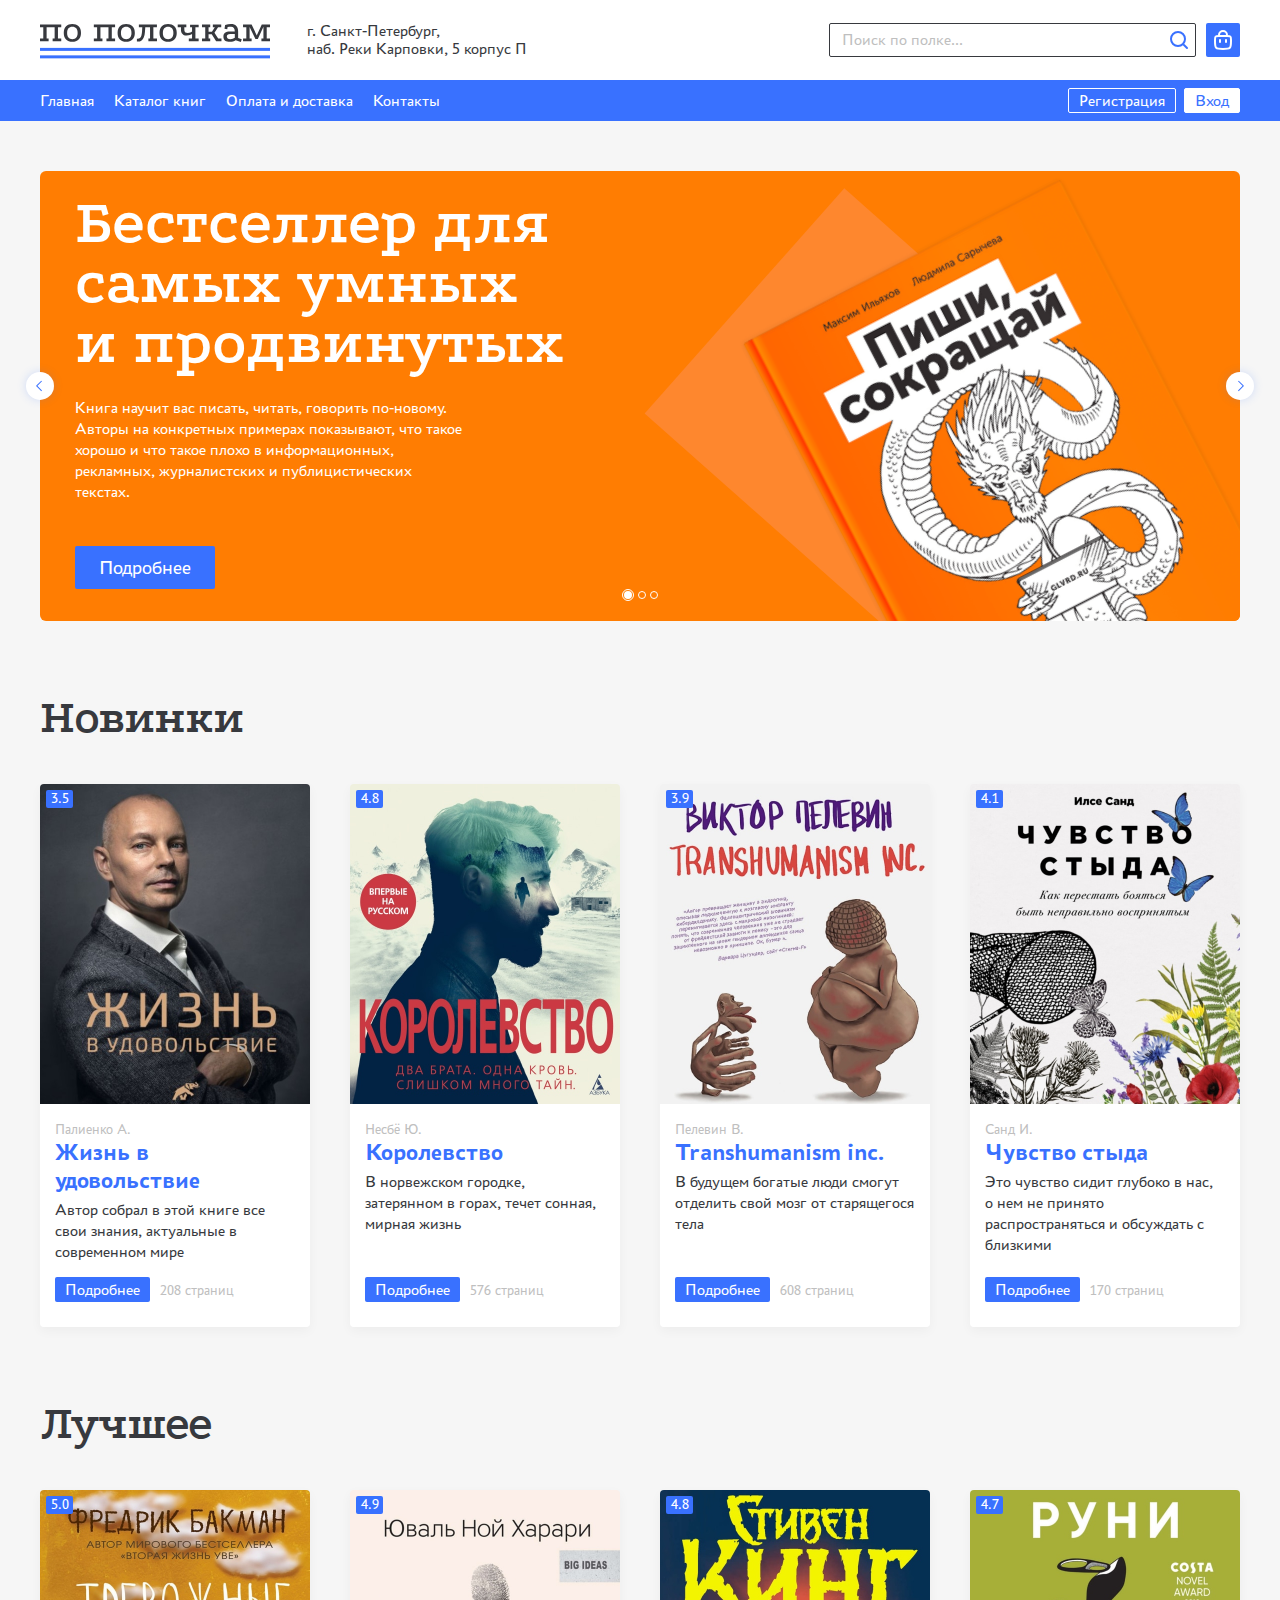
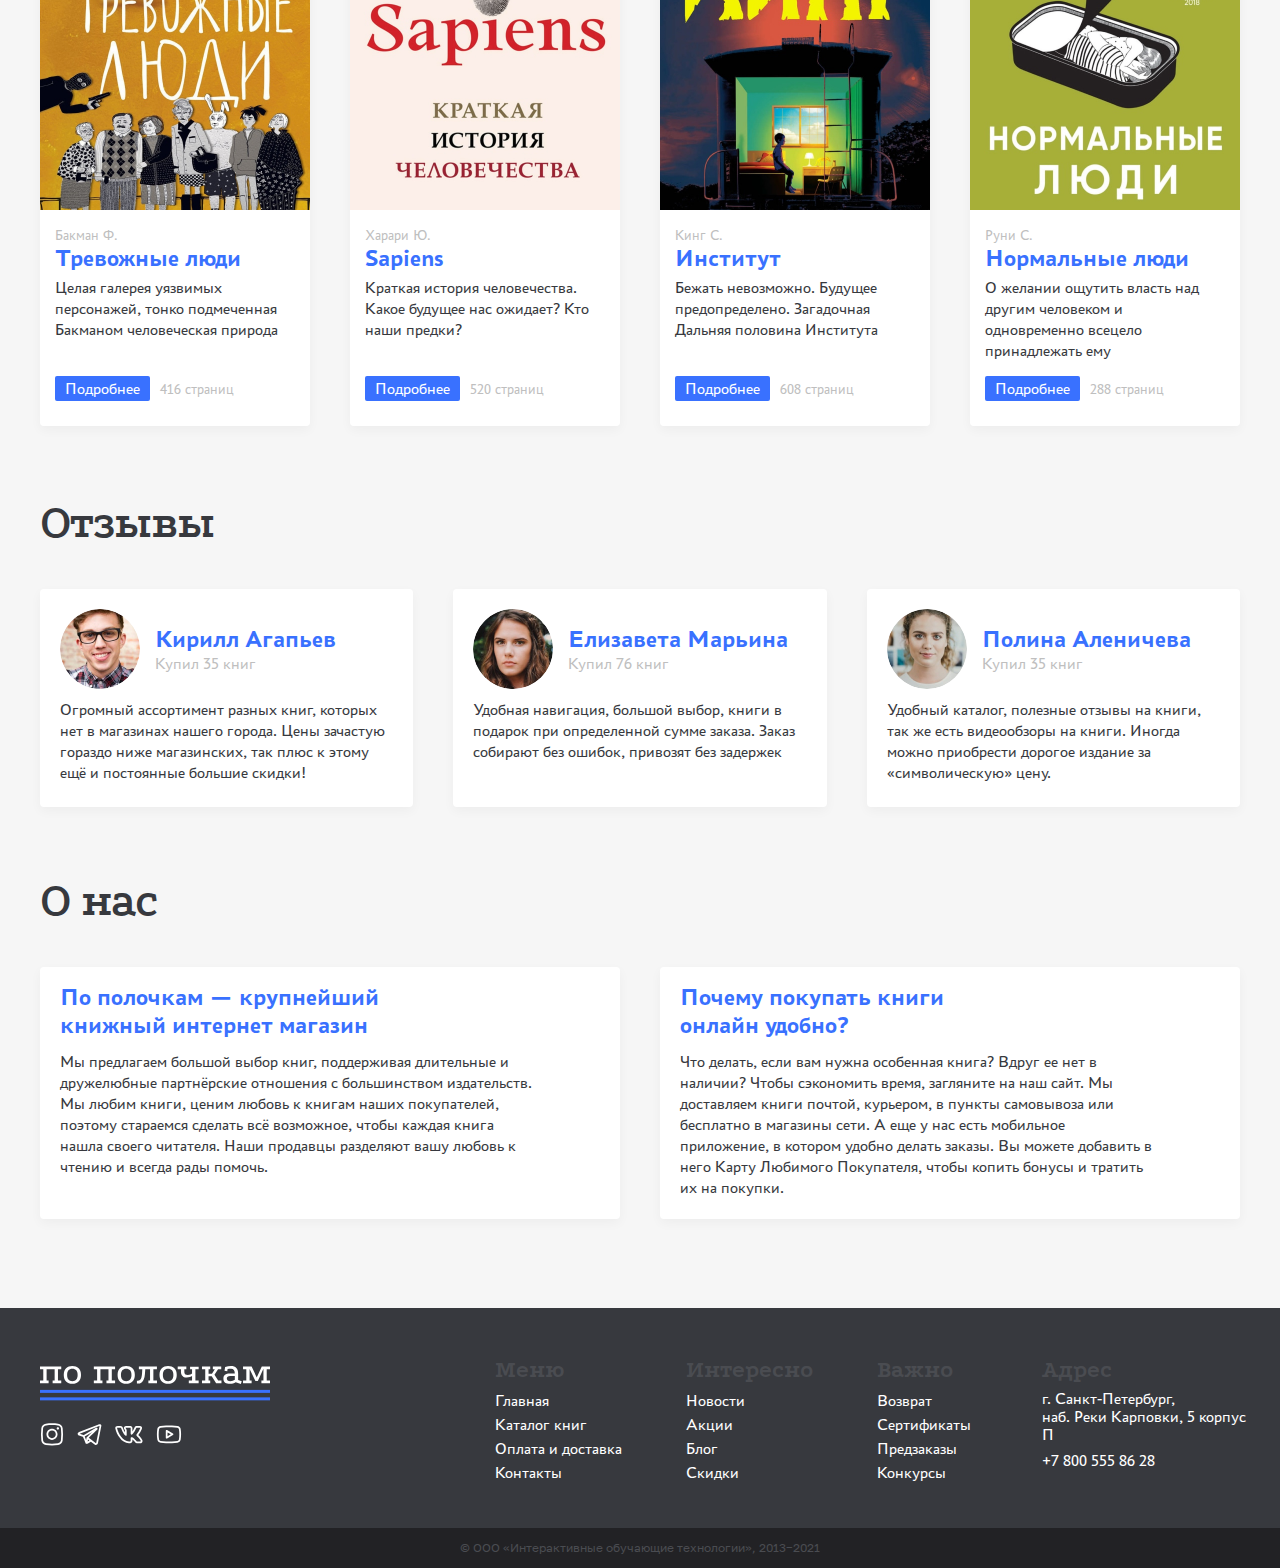
<file: index.html>
<!DOCTYPE html>
<html lang="ru-RU">
  <head>
    <meta charset="UTF-8">
    <meta name="viewport" content="width=device-width, initial-scale=1.0">
    <meta http-equiv="X-UA-Compatible" content="ie=edge">
    <link rel="stylesheet" type="text/css" href="./static/css/styles.css">
    <title>Главная страница</title>
  </head>
  <body>
    <div class="wrapper">
      <header class="header">
        <div class="container">
          <div class="header__wrapper"><a class="header__logo-link"><span class="visually-hidden">Логотип сайта "По полочкам"</span><svg class="header__logo" width="230" height="35" viewBox="0 0 230 35" fill="none" xmlns="http://www.w3.org/2000/svg">
              <path d="M0 0.612722H21.2467V3.21678H17.9631V14.5521H21.2467V17.1945H12.6321V14.5521H14.6409V3.21678H6.6058V14.5521H8.61458V17.1945H0V14.5521H3.28358V3.21678H0V0.612722Z" fill="#37393E"/>
              <path d="M32.3032 0C34.93 0 37.029 0.791432 38.5999 2.37429C40.1966 3.95716 40.995 6.13997 40.995 8.92275C40.995 11.7055 40.1966 13.8883 38.5999 15.4712C37.029 17.0285 34.93 17.8072 32.3032 17.8072C29.7278 17.8072 27.6546 17.0285 26.0837 15.4712C24.5385 13.8883 23.7658 11.7055 23.7658 8.92275C23.7658 6.13997 24.5385 3.95716 26.0837 2.37429C27.6546 0.791432 29.7278 0 32.3032 0ZM32.3418 2.71895C30.6163 2.71895 29.3158 3.25508 28.4401 4.32734C27.5645 5.3996 27.1267 6.9314 27.1267 8.92275C27.1267 10.8886 27.5645 12.4204 28.4401 13.5181C29.3158 14.5904 30.6163 15.1265 32.3418 15.1265C34.093 15.1265 35.4065 14.5904 36.2821 13.5181C37.1835 12.4204 37.6342 10.8886 37.6342 8.92275C37.6342 6.9314 37.1835 5.3996 36.2821 4.32734C35.4065 3.25508 34.093 2.71895 32.3418 2.71895Z" fill="#37393E"/>
              <path d="M53.8336 0.612722H75.0803V3.21678H71.7967V14.5521H75.0803V17.1945H66.4657V14.5521H68.4745V3.21678H60.4394V14.5521H62.4482V17.1945H53.8336V14.5521H57.1172V3.21678H53.8336V0.612722Z" fill="#37393E"/>
              <path d="M86.1367 0C88.7636 0 90.8625 0.791432 92.4335 2.37429C94.0302 3.95716 94.8286 6.13997 94.8286 8.92275C94.8286 11.7055 94.0302 13.8883 92.4335 15.4712C90.8625 17.0285 88.7636 17.8072 86.1367 17.8072C83.5614 17.8072 81.4882 17.0285 79.9173 15.4712C78.372 13.8883 77.5994 11.7055 77.5994 8.92275C77.5994 6.13997 78.372 3.95716 79.9173 2.37429C81.4882 0.791432 83.5614 0 86.1367 0ZM86.1754 2.71895C84.4499 2.71895 83.1493 3.25508 82.2737 4.32734C81.3981 5.3996 80.9603 6.9314 80.9603 8.92275C80.9603 10.8886 81.3981 12.4204 82.2737 13.5181C83.1493 14.5904 84.4499 15.1265 86.1754 15.1265C87.9266 15.1265 89.2401 14.5904 90.1157 13.5181C91.0171 12.4204 91.4677 10.8886 91.4677 8.92275C91.4677 6.9314 91.0171 5.3996 90.1157 4.32734C89.2401 3.25508 87.9266 2.71895 86.1754 2.71895Z" fill="#37393E"/>
              <path d="M96.9074 17.4625V14.7436C98.2466 14.8968 99.2638 14.667 99.9592 14.0543C100.655 13.4416 101.144 12.5608 101.427 11.4119C101.736 10.2375 101.942 8.90998 102.045 7.42924L102.277 3.21678H98.8775V0.612722H116.918V3.21678H113.364V14.5521H116.995V17.1945H108.381V14.5521H110.042V3.21678H105.29L104.904 8.34832C104.775 10.212 104.415 11.8715 103.822 13.3267C103.256 14.7819 102.406 15.8924 101.273 16.6583C100.139 17.3987 98.6844 17.6668 96.9074 17.4625Z" fill="#37393E"/>
              <path d="M128.049 0C130.676 0 132.775 0.791432 134.346 2.37429C135.943 3.95716 136.741 6.13997 136.741 8.92275C136.741 11.7055 135.943 13.8883 134.346 15.4712C132.775 17.0285 130.676 17.8072 128.049 17.8072C125.474 17.8072 123.401 17.0285 121.83 15.4712C120.285 13.8883 119.512 11.7055 119.512 8.92275C119.512 6.13997 120.285 3.95716 121.83 2.37429C123.401 0.791432 125.474 0 128.049 0ZM128.088 2.71895C126.362 2.71895 125.062 3.25508 124.186 4.32734C123.311 5.3996 122.873 6.9314 122.873 8.92275C122.873 10.8886 123.311 12.4204 124.186 13.5181C125.062 14.5904 126.362 15.1265 128.088 15.1265C129.839 15.1265 131.153 14.5904 132.028 13.5181C132.93 12.4204 133.38 10.8886 133.38 8.92275C133.38 6.9314 132.93 5.3996 132.028 4.32734C131.153 3.25508 129.839 2.71895 128.088 2.71895Z" fill="#37393E"/>
              <path d="M152.05 9.995C151.509 10.3524 150.801 10.6971 149.925 11.029C149.049 11.3353 147.955 11.4885 146.641 11.4885C145.354 11.4885 144.324 11.297 143.551 10.9141C142.778 10.5056 142.199 9.98224 141.813 9.34399C141.452 8.70574 141.207 8.01643 141.079 7.27606C140.976 6.53569 140.937 5.80808 140.963 5.09324L141.001 3.25508H137.718V0.612722H146.332V3.25508H144.324V4.672C144.324 5.54002 144.375 6.29315 144.478 6.9314C144.607 7.56965 144.916 8.05472 145.405 8.38661C145.894 8.7185 146.693 8.88445 147.8 8.88445C148.779 8.88445 149.629 8.74404 150.35 8.4632C151.071 8.18237 151.638 7.90154 152.05 7.62071V3.29338H150.079V0.651017H158.655V3.29338H155.41V14.5521H158.655V17.1945H148.805V14.5521H152.05V9.995Z" fill="#37393E"/>
              <path d="M161.991 0.612722H170.219V3.21678H168.558V7.6973H171.958L174.816 3.21678H172.846V0.612722H181.229V3.21678H178.061L174.469 8.80786L178.177 14.5521H181.461V17.1945H176.13L171.726 10.3014H168.558V14.5521H170.219V17.1945H161.991V14.5521H165.236V3.21678H161.991V0.612722Z" fill="#37393E"/>
              <path d="M195.697 16.1605C193.972 17.2583 192.143 17.8072 190.212 17.8072C185.705 17.8072 183.438 16.0839 183.413 12.6374C183.387 9.24187 185.576 7.54412 189.98 7.54412L194.809 7.58242C194.809 4.28905 193.547 2.64236 191.023 2.64236C189.787 2.64236 188.654 2.79554 187.623 3.1019L187.237 5.16983L184.494 4.71029L185.151 1.07226C187.16 0.35742 189.091 0 190.946 0C193.315 0 195.105 0.638252 196.315 1.91475C197.526 3.16572 198.131 5.00389 198.131 7.42924V14.0543L201.723 15.2031L200.874 17.9221L195.697 16.1605ZM190.096 10.0716C187.907 10.0716 186.812 10.9141 186.812 12.5991C186.812 14.3096 187.997 15.1648 190.366 15.1648C192.066 15.1648 193.547 14.7053 194.809 13.7862V10.1099L190.096 10.0716Z" fill="#37393E"/>
              <path d="M203.036 17.1945V14.5521H206.32V3.21678H203.036V0.612722H211.612L216.75 11.4119L221.772 0.612722H230V3.21678H226.716V14.5521H230V17.1945H221.424V14.5521H223.433V2.83383L217.831 14.8968H215.436L209.603 3.02531V14.5521H211.612V17.1945H203.036Z" fill="#37393E"/>
              <rect y="23.8961" width="230" height="2.98701" fill="#3971FF"/>
              <rect y="31.3636" width="230" height="2.98701" fill="#3971FF"/>
              </svg></a>
            <p class="header__address">г. Санкт-Петербург, <br> наб. Pеки Карповки, 5 корпус П</p>
            <div class="user-header">
              <div class="user-header__search">
                <input class="user-header__search-input" type="text" name="user-headerSearch" placeholder="Поиск по полке...">
                <button class="user-header__search-button" type="submit"><span class="visually-hidden">Найти</span><svg class="user-header__search-icon" width="24" height="24" viewBox="0 0 24 24" fill="none" xmlns="http://www.w3.org/2000/svg">
                  <circle cx="11" cy="11" r="7" stroke="#3971FF" stroke-width="2"/>
                  <path d="M20 20L17 17" stroke="#3971FF" stroke-width="2" stroke-linecap="round"/>
                  </svg>
                </button>
              </div><a class="user-header__basket" href="#"><span class="visually-hidden">Корзина</span><svg class="user-header__basket-icon" width="24" height="24" viewBox="0 0 24 24" fill="none" xmlns="http://www.w3.org/2000/svg">
                <path d="M8 8L8 7C8 4.79086 9.79086 3 12 3V3C14.2091 3 16 4.79086 16 7L16 8" stroke="white" stroke-width="2" stroke-linecap="round"/>
                <path d="M15 14V12" stroke="white" stroke-width="2" stroke-linecap="round"/>
                <path d="M9 14V12" stroke="white" stroke-width="2" stroke-linecap="round"/>
                <path d="M4 12C4 10.1144 4 9.17157 4.58579 8.58579C5.17157 8 6.11438 8 8 8H16C17.8856 8 18.8284 8 19.4142 8.58579C20 9.17157 20 10.1144 20 12V13C20 16.7712 20 18.6569 18.8284 19.8284C17.6569 21 15.7712 21 12 21V21C8.22876 21 6.34315 21 5.17157 19.8284C4 18.6569 4 16.7712 4 13V12Z" stroke="white" stroke-width="2"/>
                </svg></a>
            </div>
          </div>
        </div>
        <nav class="nav">
          <div class="container">
            <div class="nav__content">
              <ul class="nav__list">
                <li class="nav__item"><a class="nav__link">Главная</a></li>
                <li class="nav__item"><a class="nav__link" href="catalog.html">Каталог книг</a></li>
                <li class="nav__item"><a class="nav__link" href="#">Оплата и доставка</a></li>
                <li class="nav__item"><a class="nav__link" href="#">Контакты</a></li>
              </ul>
              <ul class="user-nav">
                <li class="user-nav__item"><a class="user-nav__link user-nav__link--transparent" href="#"><span class="user-nav__text">Регистрация</span></a></li>
                <li class="user-nav__item"><a class="user-nav__link" href="#"><span class="user-nav__text">Вход</span></a></li>
              </ul>
            </div>
          </div>
        </nav>
      </header>
      <div class="content">
        <main class="index-page">
          <section class="hero">
            <div class="container">
              <div class="hero__slider slider">
                <ul class="slider__list">
                  <li class="slider__item">
                    <h2 class="slider__title">Бестселлер для самых умных и продвинутых</h2>
                    <p class="slider__text">Книга научит вас писать, читать, говорить по-новому. Авторы на конкретных примерах показывают, что такое хорошо и что такое плохо в информационных, рекламных, журналистских и публицистических текстах.</p><a class="slider__link" href="#">Подробнее</a><img class="slider__img" src="static/images/content/hero-slider-1@1x.png" srcset="static/images/content/hero-slider-1@2x.png 2x" width="400" height="633" alt="Картинка книга Пиши, сокращай">
                  </li>
                </ul>
                <ul class="slider__bullets">
                            <li class="slider__bullet">
                              <button class="slider__bullet-button slider__bullet-button--active"><span class="visually-hidden">Первый слайд</span></button>
                            </li>
                            <li class="slider__bullet">
                              <button class="slider__bullet-button"><span class="visually-hidden">Второй слайд</span></button>
                            </li>
                            <li class="slider__bullet">
                              <button class="slider__bullet-button"><span class="visually-hidden">Третий слайд</span></button>
                            </li>
                </ul>
                <ul class="slider__arrows">
                  <li class="slider__arrow">
                    <button class="slider__arrow-button slider__arrow-button--prev"><span class="visually-hidden">Переключить на предыдущий слайд</span><svg class='slider__icon-arrow' width='7' height='12' viewBox='0 0 7 12' fill='none' xmlns='http://www.w3.org/2000/svg'>
                      <path d='M1.7059 5.99998L1.35235 5.64643L0.998795 5.99998L1.35235 6.35354L1.7059 5.99998ZM6.29353 0.705254L1.35235 5.64643L2.05946 6.35354L7.00063 1.41236L6.29353 0.705254ZM1.35235 6.35354L6.29353 11.2947L7.00063 10.5876L2.05946 5.64643L1.35235 6.35354Z' fill='#3971FF'/>
                      </svg>
                    </button>
                  </li>
                  <li class="slider__arrow">
                    <button class="slider__arrow-button slider__arrow-button--next"><span class="visually-hidden">Переключить на предыдущий слайд</span><svg class='slider__icon-arrow' width='7' height='12' viewBox='0 0 7 12' fill='none' xmlns='http://www.w3.org/2000/svg'>
                      <path d='M1.7059 5.99998L1.35235 5.64643L0.998795 5.99998L1.35235 6.35354L1.7059 5.99998ZM6.29353 0.705254L1.35235 5.64643L2.05946 6.35354L7.00063 1.41236L6.29353 0.705254ZM1.35235 6.35354L6.29353 11.2947L7.00063 10.5876L2.05946 5.64643L1.35235 6.35354Z' fill='#3971FF'/>
                      </svg>
                    </button>
                  </li>
                </ul>
              </div>
            </div>
          </section>
          <section class="new-books">
            <div class="container">
              <h2 class="new-books__title section__title">Новинки</h2>
              <ul class="books">
                <li class="books__item">
                  <div class="books__inner"><img class="books__img" src="static/images/content/a-life-of-pleasure.jpg" alt="Фото книги - &quot;Жизнь в удовольствие&quot;" width="275" height="320">
                    <div class="books__box">
                      <p class="books__author">Палиенко А.</p>
                      <h3 class="books__name">Жизнь в удовольствие</h3>
                      <p class="books__description">Автор собрал в этой книге все свои знания, актуальные в современном мире</p>
                      <p class="books__stars">
                        <!-- svg иконка--><span class="books__star">3.5</span>
                      </p>
                      <div class="books__wrapper"><a class="books__link" href="#">Подробнее</a><span class="books__pages">208 страниц</span></div>
                    </div>
                  </div>
                </li>
                <li class="books__item">
                  <div class="books__inner"><img class="books__img" src="static/images/content/book-kingdoms.jpg" alt="Фото книги - &quot;Королевство&quot;" width="275" height="320">
                    <div class="books__box">
                      <p class="books__author">Несбё Ю.</p>
                      <h3 class="books__name">Королевство</h3>
                      <p class="books__description">В норвежском городке, затерянном в горах, течет сонная, мирная жизнь</p>
                      <p class="books__stars">
                        <!-- svg иконка--><span class="books__star">4.8</span>
                      </p>
                      <div class="books__wrapper"><a class="books__link" href="#">Подробнее</a><span class="books__pages">576 страниц</span></div>
                    </div>
                  </div>
                </li>
                <li class="books__item">
                  <div class="books__inner"><img class="books__img" src="static/images/content/book-transhumanism.jpg" alt="Фото книги - &quot;Transhumanism inc.&quot;" width="275" height="320">
                    <div class="books__box">
                      <p class="books__author">Пелевин В.</p>
                      <h3 class="books__name">Transhumanism inc.</h3>
                      <p class="books__description">В будущем богатые люди смогут отделить свой мозг от старящегося тела</p>
                      <p class="books__stars">
                        <!-- svg иконка--><span class="books__star">3.9</span>
                      </p>
                      <div class="books__wrapper"><a class="books__link" href="#">Подробнее</a><span class="books__pages">608 страниц</span></div>
                    </div>
                  </div>
                </li>
                <li class="books__item">
                  <div class="books__inner"><img class="books__img" src="static/images/content/book-feelings-of-shame.jpg" alt="Фото книги - &quot;Чувство стыда&quot;" width="275" height="320">
                    <div class="books__box">
                      <p class="books__author">Санд И.</p>
                      <h3 class="books__name">Чувство стыда</h3>
                      <p class="books__description">Это чувство сидит глубоко в нас, о нем не принято распространяться и обсуждать с близкими</p>
                      <p class="books__stars">
                        <!-- svg иконка--><span class="books__star">4.1</span>
                      </p>
                      <div class="books__wrapper"><a class="books__link" href="#">Подробнее</a><span class="books__pages">170 страниц</span></div>
                    </div>
                  </div>
                </li>
              </ul>
            </div>
          </section>
          <section class="best-books">
            <div class="container">
              <h2 class="best-books__title section__title">Лучшее</h2>
              <ul class="books">
                <li class="books__item">
                  <div class="books__inner"><img class="books__img" src="static/images/content/books-anxious-people.jpg" alt="Фото книги - &quot;Тревожные люди&quot;" width="275" height="320">
                    <div class="books__box">
                      <p class="books__author">Бакман Ф.</p>
                      <h3 class="books__name">Тревожные люди</h3>
                      <p class="books__description">Целая галерея уязвимых персонажей, тонко подмеченная Бакманом человеческая природа</p>
                      <p class="books__stars">
                        <!-- svg иконка--><span class="books__star">5.0</span>
                      </p>
                      <div class="books__wrapper"><a class="books__link" href="#">Подробнее</a><span class="books__pages">416 страниц</span></div>
                    </div>
                  </div>
                </li>
                <li class="books__item">
                  <div class="books__inner"><img class="books__img" src="static/images/content/book-sapiens.jpg" alt="Фото книги - &quot;Sapiens&quot;" width="275" height="320">
                    <div class="books__box">
                      <p class="books__author">Харари Ю.</p>
                      <h3 class="books__name">Sapiens</h3>
                      <p class="books__description">Краткая история человечества. Какое будущее нас ожидает? Кто наши предки?</p>
                      <p class="books__stars">
                        <!-- svg иконка--><span class="books__star">4.9</span>
                      </p>
                      <div class="books__wrapper"><a class="books__link" href="#">Подробнее</a><span class="books__pages">520 страниц</span></div>
                    </div>
                  </div>
                </li>
                <li class="books__item">
                  <div class="books__inner"><img class="books__img" src="static/images/content/book-institute.jpg" alt="Фото книги - &quot;Институт&quot;" width="275" height="320">
                    <div class="books__box">
                      <p class="books__author">Кинг С.</p>
                      <h3 class="books__name">Институт</h3>
                      <p class="books__description">Бежать невозможно. Будущее предопределено. Загадочная Дальняя половина Института</p>
                      <p class="books__stars">
                        <!-- svg иконка--><span class="books__star">4.8</span>
                      </p>
                      <div class="books__wrapper"><a class="books__link" href="#">Подробнее</a><span class="books__pages">608 страниц</span></div>
                    </div>
                  </div>
                </li>
                <li class="books__item">
                  <div class="books__inner"><img class="books__img" src="static/images/content/book-normal-peoples.jpg" alt="Фото книги - &quot;Нормальные люди&quot;" width="275" height="320">
                    <div class="books__box">
                      <p class="books__author">Руни С.</p>
                      <h3 class="books__name">Нормальные люди</h3>
                      <p class="books__description">О желании ощутить власть над другим человеком и одновременно всецело принадлежать ему</p>
                      <p class="books__stars">
                        <!-- svg иконка--><span class="books__star">4.7</span>
                      </p>
                      <div class="books__wrapper"><a class="books__link" href="#">Подробнее</a><span class="books__pages">288 страниц</span></div>
                    </div>
                  </div>
                </li>
              </ul>
            </div>
          </section>
          <section class="reviews">
            <div class="container">
              <h2 class="reviews__title section__title">Отзывы</h2>
              <ul class="reviews__list">
                <li class="reviews__item">
                  <div class="reviews__wrapper">
                    <div class="reviews__info">
                      <div class="reviews__box-images"><img class="reviews__img" src="static/images/content/review-1.jpg" alt="Фото автора отзыва" width="80" height="80"></div>
                      <div class="reviews__box">
                        <h3 class="reviews__name">Кирилл Агапьев</h3>
                        <p class="reviews__count">Купил 35 книг</p>
                      </div>
                    </div>
                    <p class="reviews__review">Огромный ассортимент разных книг, которых нет в магазинах нашего города. Цены зачастую гораздо ниже магазинских, так плюс к этому ещё и постоянные большие скидки!</p>
                  </div>
                </li>
                <li class="reviews__item">
                  <div class="reviews__wrapper">
                    <div class="reviews__info">
                      <div class="reviews__box-images"><img class="reviews__img" src="static/images/content/review-2.jpg" alt="Фото автора отзыва" width="80" height="80"></div>
                      <div class="reviews__box">
                        <h3 class="reviews__name">Елизавета Марьина</h3>
                        <p class="reviews__count">Купил 76 книг</p>
                      </div>
                    </div>
                    <p class="reviews__review">Удобная навигация, большой выбор, книги в подарок при определенной сумме заказа. Заказ собирают без ошибок, привозят без задержек</p>
                  </div>
                </li>
                <li class="reviews__item">
                  <div class="reviews__wrapper">
                    <div class="reviews__info">
                      <div class="reviews__box-images"><img class="reviews__img" src="static/images/content/review-3.jpg" alt="Фото автора отзыва" width="80" height="80"></div>
                      <div class="reviews__box">
                        <h3 class="reviews__name">Полина Аленичева</h3>
                        <p class="reviews__count">Купил 35 книг</p>
                      </div>
                    </div>
                    <p class="reviews__review">Удобный каталог, полезные отзывы на книги, так же есть видеообзоры на книги. Иногда можно приобрести дорогое издание за «символическую» цену.</p>
                  </div>
                </li>
              </ul>
            </div>
          </section>
          <section class="about">
            <div class="container">
              <h2 class="about__title section__title">О нас</h2>
              <ul class="about__list">
                          <li class="about__item">
                            <div class="about__wrapper">
                              <h3 class="about__heading">По полочкам — крупнейший книжный интернет магазин</h3>
                              <p class="about__text">Мы предлагаем большой выбор книг, поддерживая длительные и дружелюбные партнёрские отношения с большинством издательств. Мы любим книги, ценим любовь к книгам наших покупателей, поэтому стараемся сделать всё возможное, чтобы каждая книга нашла своего читателя. Наши продавцы разделяют вашу любовь к чтению и всегда рады помочь.</p>
                            </div>
                          </li>
                          <li class="about__item">
                            <div class="about__wrapper">
                              <h3 class="about__heading">Почему покупать книги онлайн удобно?</h3>
                              <p class="about__text">Что делать, если вам нужна особенная книга? Вдруг ее нет в наличии? Чтобы сэкономить время, загляните на наш сайт. Мы доставляем книги почтой, курьером, в пункты самовывоза или бесплатно в магазины сети. А еще у нас есть мобильное приложение, в котором удобно делать заказы. Вы можете добавить в него Карту Любимого Покупателя, чтобы копить бонусы и тратить их на покупки.</p>
                            </div>
                          </li>
              </ul>
            </div>
          </section>
        </main>
      </div>
      <footer class="footer">
        <div class="container">
          <div class="footer__wrapper">
            <div class="footer__col"><a class="footer__logo-link"><span class="visually-hidden">Логотип сайта "По полочкам"</span><svg class='footer__logo' width='230' height='35' viewBox='0 0 230 35' fill='none' xmlns='http://www.w3.org/2000/svg'>
                <path d='M0 0.612722H21.2467V3.21678H17.9631V14.5521H21.2467V17.1945H12.6321V14.5521H14.6409V3.21678H6.6058V14.5521H8.61458V17.1945H0V14.5521H3.28358V3.21678H0V0.612722Z' fill='white'/>
                <path d='M32.3032 0C34.93 0 37.029 0.791432 38.5999 2.37429C40.1966 3.95716 40.995 6.13997 40.995 8.92275C40.995 11.7055 40.1966 13.8883 38.5999 15.4712C37.029 17.0285 34.93 17.8072 32.3032 17.8072C29.7278 17.8072 27.6546 17.0285 26.0837 15.4712C24.5385 13.8883 23.7658 11.7055 23.7658 8.92275C23.7658 6.13997 24.5385 3.95716 26.0837 2.37429C27.6546 0.791432 29.7278 0 32.3032 0ZM32.3418 2.71895C30.6163 2.71895 29.3158 3.25508 28.4401 4.32734C27.5645 5.3996 27.1267 6.9314 27.1267 8.92275C27.1267 10.8886 27.5645 12.4204 28.4401 13.5181C29.3158 14.5904 30.6163 15.1265 32.3418 15.1265C34.093 15.1265 35.4065 14.5904 36.2821 13.5181C37.1835 12.4204 37.6342 10.8886 37.6342 8.92275C37.6342 6.9314 37.1835 5.3996 36.2821 4.32734C35.4065 3.25508 34.093 2.71895 32.3418 2.71895Z' fill='white' />
                <path d='M53.8336 0.612722H75.0803V3.21678H71.7967V14.5521H75.0803V17.1945H66.4657V14.5521H68.4745V3.21678H60.4394V14.5521H62.4482V17.1945H53.8336V14.5521H57.1172V3.21678H53.8336V0.612722Z' fill='white'/>
                <path d='M86.1367 0C88.7636 0 90.8625 0.791432 92.4335 2.37429C94.0302 3.95716 94.8286 6.13997 94.8286 8.92275C94.8286 11.7055 94.0302 13.8883 92.4335 15.4712C90.8625 17.0285 88.7636 17.8072 86.1367 17.8072C83.5614 17.8072 81.4882 17.0285 79.9173 15.4712C78.372 13.8883 77.5994 11.7055 77.5994 8.92275C77.5994 6.13997 78.372 3.95716 79.9173 2.37429C81.4882 0.791432 83.5614 0 86.1367 0ZM86.1754 2.71895C84.4499 2.71895 83.1493 3.25508 82.2737 4.32734C81.3981 5.3996 80.9603 6.9314 80.9603 8.92275C80.9603 10.8886 81.3981 12.4204 82.2737 13.5181C83.1493 14.5904 84.4499 15.1265 86.1754 15.1265C87.9266 15.1265 89.2401 14.5904 90.1157 13.5181C91.0171 12.4204 91.4677 10.8886 91.4677 8.92275C91.4677 6.9314 91.0171 5.3996 90.1157 4.32734C89.2401 3.25508 87.9266 2.71895 86.1754 2.71895Z' fill='white' />
                <path d='M96.9074 17.4625V14.7436C98.2466 14.8968 99.2638 14.667 99.9592 14.0543C100.655 13.4416 101.144 12.5608 101.427 11.4119C101.736 10.2375 101.942 8.90998 102.045 7.42924L102.277 3.21678H98.8775V0.612722H116.918V3.21678H113.364V14.5521H116.995V17.1945H108.381V14.5521H110.042V3.21678H105.29L104.904 8.34832C104.775 10.212 104.415 11.8715 103.822 13.3267C103.256 14.7819 102.406 15.8924 101.273 16.6583C100.139 17.3987 98.6844 17.6668 96.9074 17.4625Z' fill='white' />
                <path d='M128.049 0C130.676 0 132.775 0.791432 134.346 2.37429C135.943 3.95716 136.741 6.13997 136.741 8.92275C136.741 11.7055 135.943 13.8883 134.346 15.4712C132.775 17.0285 130.676 17.8072 128.049 17.8072C125.474 17.8072 123.401 17.0285 121.83 15.4712C120.285 13.8883 119.512 11.7055 119.512 8.92275C119.512 6.13997 120.285 3.95716 121.83 2.37429C123.401 0.791432 125.474 0 128.049 0ZM128.088 2.71895C126.362 2.71895 125.062 3.25508 124.186 4.32734C123.311 5.3996 122.873 6.9314 122.873 8.92275C122.873 10.8886 123.311 12.4204 124.186 13.5181C125.062 14.5904 126.362 15.1265 128.088 15.1265C129.839 15.1265 131.153 14.5904 132.028 13.5181C132.93 12.4204 133.38 10.8886 133.38 8.92275C133.38 6.9314 132.93 5.3996 132.028 4.32734C131.153 3.25508 129.839 2.71895 128.088 2.71895Z' fill='white'/>
                <path d='M152.05 9.995C151.509 10.3524 150.801 10.6971 149.925 11.029C149.049 11.3353 147.955 11.4885 146.641 11.4885C145.354 11.4885 144.324 11.297 143.551 10.9141C142.778 10.5056 142.199 9.98224 141.813 9.34399C141.452 8.70574 141.207 8.01643 141.079 7.27606C140.976 6.53569 140.937 5.80808 140.963 5.09324L141.001 3.25508H137.718V0.612722H146.332V3.25508H144.324V4.672C144.324 5.54002 144.375 6.29315 144.478 6.9314C144.607 7.56965 144.916 8.05472 145.405 8.38661C145.894 8.7185 146.693 8.88445 147.8 8.88445C148.779 8.88445 149.629 8.74404 150.35 8.4632C151.071 8.18237 151.638 7.90154 152.05 7.62071V3.29338H150.079V0.651017H158.655V3.29338H155.41V14.5521H158.655V17.1945H148.805V14.5521H152.05V9.995Z' fill='white' />
                <path d='M161.991 0.612722H170.219V3.21678H168.558V7.6973H171.958L174.816 3.21678H172.846V0.612722H181.229V3.21678H178.061L174.469 8.80786L178.177 14.5521H181.461V17.1945H176.13L171.726 10.3014H168.558V14.5521H170.219V17.1945H161.991V14.5521H165.236V3.21678H161.991V0.612722Z' fill='white' />
                <path d='M195.697 16.1605C193.972 17.2583 192.143 17.8072 190.212 17.8072C185.705 17.8072 183.438 16.0839 183.413 12.6374C183.387 9.24187 185.576 7.54412 189.98 7.54412L194.809 7.58242C194.809 4.28905 193.547 2.64236 191.023 2.64236C189.787 2.64236 188.654 2.79554 187.623 3.1019L187.237 5.16983L184.494 4.71029L185.151 1.07226C187.16 0.35742 189.091 0 190.946 0C193.315 0 195.105 0.638252 196.315 1.91475C197.526 3.16572 198.131 5.00389 198.131 7.42924V14.0543L201.723 15.2031L200.874 17.9221L195.697 16.1605ZM190.096 10.0716C187.907 10.0716 186.812 10.9141 186.812 12.5991C186.812 14.3096 187.997 15.1648 190.366 15.1648C192.066 15.1648 193.547 14.7053 194.809 13.7862V10.1099L190.096 10.0716Z' fill='white' />
                <path d='M203.036 17.1945V14.5521H206.32V3.21678H203.036V0.612722H211.612L216.75 11.4119L221.772 0.612722H230V3.21678H226.716V14.5521H230V17.1945H221.424V14.5521H223.433V2.83383L217.831 14.8968H215.436L209.603 3.02531V14.5521H211.612V17.1945H203.036Z' fill='white' />
                <rect y='23.896' width='230' height='2.98701' fill='#3971FF' />
                <rect y='31.3635' width='230' height='2.98701' fill='#3971FF' />
                </svg></a>
              <ul class="footer__social social-list">
                <li class="social-list__item"><a class="social-list__link" href="#" target="_blank" rel="nofollow noopener"><span class="visually-hidden">Ссылка на instagram</span><svg class='social-list__icon' width='24' height='23' viewBox='0 0 24 23' xmlns='http://www.w3.org/2000/svg'>
                    <path d='M16.6667 5.51714C16.6667 4.87281 17.189 4.35048 17.8333 4.35048C18.4777 4.35048 19 4.87281 19 5.51714C19 6.16148 18.4777 6.68381 17.8333 6.68381C17.189 6.68381 16.6667 6.16148 16.6667 5.51714Z' />
                    <path fill-rule='evenodd' clip-rule='evenodd' d='M12 5.80881C8.93942 5.80881 6.45834 8.2899 6.45834 11.3505C6.45834 14.4111 8.93942 16.8921 12 16.8921C15.0606 16.8921 17.5417 14.4111 17.5417 11.3505C17.5417 8.2899 15.0606 5.80881 12 5.80881ZM8.20834 11.3505C8.20834 9.2564 9.90592 7.55881 12 7.55881C14.0941 7.55881 15.7917 9.2564 15.7917 11.3505C15.7917 13.4446 14.0941 15.1421 12 15.1421C9.90592 15.1421 8.20834 13.4446 8.20834 11.3505Z' />
                    <path fill-rule='evenodd' clip-rule='evenodd' d='M18.1346 0.655661C14.0903 0.203647 9.90974 0.203647 5.8654 0.655661C3.518 0.918017 1.62294 2.7672 1.34697 5.12681C0.863338 9.26183 0.863338 13.4391 1.34697 17.5741C1.62294 19.9338 3.518 21.7829 5.8654 22.0453C9.90974 22.4973 14.0903 22.4973 18.1346 22.0453C20.482 21.7829 22.3771 19.9338 22.6531 17.5741C23.1367 13.4391 23.1367 9.26183 22.6531 5.12681C22.3771 2.7672 20.482 0.918018 18.1346 0.655661ZM6.05978 2.39483C9.97493 1.95726 14.0251 1.95726 17.9403 2.39483C19.492 2.56827 20.7351 3.79282 20.9149 5.33011C21.3827 9.33005 21.3827 13.3709 20.9149 17.3708C20.7351 18.9081 19.492 20.1327 17.9403 20.3061C14.0251 20.7437 9.97493 20.7437 6.05978 20.3061C4.50799 20.1327 3.26492 18.9081 3.08512 17.3708C2.61729 13.3709 2.61729 9.33005 3.08512 5.33011C3.26492 3.79282 4.50799 2.56827 6.05978 2.39483Z' />
                    </svg></a></li>
                <li class="social-list__item"><a class="social-list__link" href="#" target="_blank" rel="nofollow noopener"><span class="visually-hidden">Ссылка на telegram</span><svg class='social-list__icon' width='25' height='21' viewBox='0 0 25 21' xmlns='http://www.w3.org/2000/svg'>
                    <path fill-rule='evenodd' clip-rule='evenodd' d='M5.7522 12.7069C5.80327 12.7241 5.85482 12.7363 5.90631 12.7438C5.96247 12.8757 6.03503 13.0465 6.11968 13.2461C6.32627 13.7334 6.60463 14.3923 6.89195 15.0798C7.4779 16.4818 8.06895 17.9269 8.19949 18.3406C8.36108 18.852 8.53189 19.1996 8.71837 19.437C8.81478 19.5597 8.92629 19.6669 9.05678 19.7481C9.12246 19.7889 9.19185 19.8224 9.26428 19.8474C9.26746 19.8485 9.27065 19.8495 9.27384 19.8506C9.64719 19.9916 9.98758 19.9328 10.2007 19.8611C10.3147 19.8226 10.407 19.7762 10.4724 19.7387C10.5057 19.7195 10.5339 19.7016 10.5564 19.6865L10.5617 19.6829L13.8589 17.6267L17.6675 20.5466C17.7237 20.5897 17.785 20.6259 17.8499 20.6542C18.3075 20.8539 18.7505 20.9235 19.1674 20.8666C19.5834 20.8097 19.9138 20.6349 20.1597 20.4382C20.4005 20.2455 20.5638 20.0297 20.6654 19.8694C20.7173 19.7875 20.7563 19.7151 20.7838 19.6596C20.7976 19.6317 20.8087 19.6077 20.8173 19.5884L20.8283 19.563L20.8325 19.553L20.8342 19.5487L20.835 19.5468L20.8357 19.545C20.8557 19.4949 20.8711 19.4431 20.8816 19.3903L24.3585 1.86053C24.3696 1.80447 24.3752 1.74745 24.3752 1.6903C24.3752 1.17695 24.1818 0.688811 23.727 0.392602C23.3383 0.139438 22.9052 0.128541 22.6316 0.149313C22.3363 0.171721 22.0637 0.2446 21.8807 0.302835C21.7855 0.333142 21.7057 0.362383 21.6481 0.384691C21.6192 0.395903 21.5955 0.405522 21.5778 0.412858L21.5645 0.418443L2.06521 8.06775L2.06268 8.06865C2.05025 8.07318 2.0343 8.07913 2.01534 8.08651C1.97758 8.10121 1.92699 8.12192 1.8679 8.14871C1.75265 8.20094 1.59097 8.28257 1.42506 8.39618C1.16001 8.57769 0.550437 9.07481 0.653082 9.89533C0.734969 10.5499 1.18341 10.9519 1.45663 11.1453C1.60666 11.2514 1.74918 11.3273 1.85298 11.3767C1.90114 11.3997 2.00112 11.4403 2.0445 11.4579L2.05544 11.4623L5.7522 12.7069ZM22.247 2.02984L22.2442 2.03102C22.2345 2.03525 22.2248 2.03929 22.2149 2.04316L2.69188 9.70175C2.68168 9.70574 2.67142 9.70955 2.66108 9.71317L2.65021 9.71729C2.63772 9.72215 2.61669 9.73068 2.5903 9.74264C2.57534 9.74943 2.55972 9.75683 2.5438 9.76477C2.56567 9.77709 2.58661 9.7878 2.60521 9.79666C2.62308 9.80516 2.6367 9.81097 2.64416 9.81403L6.31056 11.0484C6.37767 11.0709 6.44023 11.1009 6.49765 11.137L18.6039 4.05006L18.6152 4.04336C18.6241 4.03815 18.6356 4.03145 18.6495 4.0236C18.6771 4.00803 18.7149 3.98729 18.7599 3.96437C18.844 3.92161 18.9784 3.85813 19.1298 3.81133C19.2353 3.77874 19.5462 3.68694 19.8823 3.79474C20.0897 3.86128 20.3045 4.00432 20.4442 4.24665C20.5136 4.36703 20.5506 4.48797 20.5685 4.59867C20.616 4.77307 20.6085 4.94527 20.5713 5.09395C20.4911 5.41421 20.2661 5.66402 20.0613 5.85509C19.8859 6.01891 17.6163 8.2074 15.3773 10.3678C14.2607 11.4452 13.1555 12.5119 12.3295 13.3093L11.7869 13.833L18.6375 19.0852C18.7946 19.1414 18.8875 19.1385 18.9305 19.1327C18.9817 19.1257 19.0236 19.106 19.0664 19.0717C19.1143 19.0334 19.1561 18.9817 19.1874 18.9324L19.1887 18.9303L22.5609 1.92852C22.5109 1.94055 22.4603 1.95487 22.4115 1.9704C22.3563 1.98798 22.3107 2.00473 22.2805 2.01643C22.2656 2.02223 22.2548 2.02662 22.2489 2.02905L22.247 2.02984ZM12.3755 16.4894L11.0087 15.4416L10.6776 17.5482L12.3755 16.4894ZM9.75495 13.3623L11.1141 12.0502C11.9402 11.2527 13.0455 10.1859 14.1621 9.10845L15.2967 8.01384L7.69002 12.4668L7.73084 12.563C7.93816 13.0519 8.21775 13.7138 8.5066 14.4049C8.72258 14.9217 8.94844 15.4659 9.15415 15.9696L9.48436 13.8691C9.51619 13.6666 9.61513 13.4913 9.75495 13.3623Z' />
                    </svg></a></li>
                <li class="social-list__item"><a class="social-list__link" href="#" target="_blank" rel="nofollow noopener"><span class="visually-hidden">Ссылка на vkontakte</span><svg class='social-list__icon' width='28' height='19' viewBox='0 0 28 19' xmlns='http://www.w3.org/2000/svg'>
                    <path fill-rule='evenodd' clip-rule='evenodd' d='M27.3058 15.0265C26.6713 13.7484 25.8351 12.5809 24.8296 11.5688C24.4874 11.171 24.0861 10.7785 23.7729 10.472L23.7292 10.4292C23.5677 10.2711 23.4341 10.1398 23.3249 10.0268C24.6998 8.11487 25.8766 6.06761 26.8368 3.9166L26.8756 3.82981L26.9027 3.73872C27.0289 3.31535 27.1742 2.51027 26.6601 1.7827C26.1287 1.03069 25.2777 0.895067 24.7079 0.895067H22.0863C21.5398 0.87001 20.9986 1.01776 20.5401 1.31814C20.0781 1.62079 19.7247 2.06224 19.5303 2.57828C18.9656 3.92309 18.2592 5.20223 17.4238 6.39431V3.32214C17.4238 2.92502 17.3865 2.26071 16.9612 1.70001C16.4521 1.02866 15.7158 0.895067 15.2047 0.895067H11.0449C10.509 0.882671 9.98777 1.0743 9.58721 1.43202C9.177 1.79836 8.92561 2.31008 8.88636 2.85867L8.88264 2.91064V2.96274C8.88264 3.52913 9.10707 3.94693 9.28638 4.20968C9.36665 4.32732 9.45252 4.4344 9.50676 4.50204L9.51928 4.51765C9.57712 4.58977 9.61572 4.6379 9.65446 4.69061C9.75637 4.82923 9.90295 5.04296 9.94442 5.59603V7.31448C9.22729 6.1356 8.47077 4.56683 7.90156 2.89134L7.89283 2.86563L7.88314 2.84026C7.74121 2.46854 7.51357 1.92767 7.05765 1.51378C6.52503 1.03025 5.89505 0.895067 5.32212 0.895067H2.66219C2.08258 0.895067 1.38383 1.03066 0.862448 1.58066C0.34974 2.12151 0.291672 2.76958 0.291672 3.11416V3.26948L0.324384 3.42131C1.06114 6.84095 2.57923 10.0433 4.75938 12.7779C5.74779 14.3367 7.08713 15.6432 8.67082 16.5928C10.2798 17.5575 12.0949 18.1262 13.9667 18.252L14.0156 18.2553H14.0645C14.9113 18.2553 15.7941 18.1822 16.4579 17.7398C17.3534 17.1431 17.4238 16.2265 17.4238 15.7698V14.4422C17.6536 14.628 17.9388 14.8781 18.2878 15.2142C18.7098 15.6366 19.0458 16.0025 19.334 16.322L19.4878 16.493L19.4887 16.494C19.7125 16.7431 19.9328 16.9884 20.1333 17.1901C20.3854 17.4435 20.6962 17.7228 21.0869 17.9291C21.51 18.1525 21.954 18.2535 22.4256 18.2535H25.0874C25.6481 18.2535 26.4524 18.1209 27.0179 17.4653C27.6342 16.7508 27.5871 15.8751 27.3933 15.2458L27.3585 15.1326L27.3058 15.0265ZM20.6334 15.1497C20.3337 14.8176 19.9724 14.4238 19.5158 13.9673L19.512 13.9635C17.9299 12.4382 17.1907 12.1724 16.6679 12.1724C16.3899 12.1724 16.0823 12.2036 15.8826 12.4523C15.7884 12.5697 15.7389 12.7112 15.7111 12.8588C15.6834 13.0062 15.6738 13.1792 15.6738 13.3763V15.7698C15.6738 16.0671 15.625 16.1919 15.4875 16.2835C15.3043 16.4056 14.9129 16.5045 14.0743 16.5053C12.4826 16.3968 10.9392 15.9124 9.57074 15.0919C8.19954 14.2698 7.04327 13.1336 6.19719 11.777L6.18798 11.7622L6.17708 11.7487C4.14561 9.22016 2.73004 6.254 2.04202 3.08461C2.04575 2.93183 2.07886 2.84119 2.13248 2.78461C2.18775 2.72631 2.32166 2.64507 2.66219 2.64507H5.32212C5.61802 2.64507 5.77116 2.70943 5.88137 2.80948C6.00632 2.92292 6.11469 3.11554 6.24635 3.45949C6.89923 5.3798 7.78212 7.17563 8.61817 8.4961C9.03605 9.1561 9.44731 9.70544 9.81785 10.0937C10.0028 10.2874 10.1842 10.4481 10.3573 10.5622C10.5249 10.6727 10.7148 10.7599 10.9102 10.7599C11.0133 10.7599 11.1338 10.7493 11.2499 10.6979C11.3748 10.6426 11.4717 10.5504 11.5402 10.4269C11.6613 10.2085 11.6944 9.88498 11.6944 9.46115V5.53682L11.6938 5.52762C11.6334 4.57288 11.3451 4.03584 11.0644 3.65405C11.0029 3.57037 10.9423 3.4948 10.8892 3.42866L10.8747 3.41053C10.8164 3.33786 10.77 3.27912 10.7319 3.22327C10.6621 3.12095 10.635 3.04961 10.6328 2.97316C10.6419 2.88241 10.6847 2.79821 10.7529 2.73729C10.8237 2.67405 10.9163 2.64113 11.0112 2.64507H15.2047C15.4451 2.64507 15.5261 2.70373 15.5669 2.75746C15.6244 2.83332 15.6738 2.99108 15.6738 3.32214V8.60552C15.6738 9.23311 15.9631 9.65795 16.3833 9.65795C16.8667 9.65795 17.2152 9.36461 17.8246 8.75521L17.8348 8.74503L17.8439 8.73391C19.2098 7.06815 20.3262 5.21248 21.1572 3.22501L21.1625 3.2101C21.2249 3.03449 21.3432 2.88413 21.4991 2.78199C21.655 2.67984 21.8401 2.63151 22.026 2.64437L22.0361 2.64507H24.7079C25.0723 2.64507 25.1922 2.7378 25.2309 2.79264C25.2722 2.851 25.3009 2.97605 25.2308 3.22129C24.2728 5.36377 23.0882 7.39743 21.6977 9.28809L21.6889 9.30148C21.5539 9.50791 21.4058 9.73632 21.3844 9.99862C21.3614 10.2803 21.4833 10.5363 21.6966 10.8107C21.8519 11.0405 22.1724 11.3542 22.4975 11.6725L22.5282 11.7025C22.8691 12.0361 23.2384 12.3976 23.5349 12.7475L23.5428 12.7568L23.5514 12.7654C24.4352 13.6469 25.17 14.6659 25.7274 15.7827C25.8163 16.0868 25.7618 16.2422 25.6927 16.3223C25.6118 16.4161 25.4306 16.5035 25.0874 16.5035H22.4256C22.2178 16.5035 22.0573 16.4625 21.9041 16.3816C21.7443 16.2972 21.58 16.163 21.374 15.9559C21.2081 15.7891 21.0268 15.5873 20.8057 15.3412C20.7508 15.2802 20.6935 15.2163 20.6334 15.1497Z' />
                    </svg></a></li>
                <li class="social-list__item"><a class="social-list__link" href="#" target="_blank" rel="nofollow noopener"><span class="visually-hidden">Ссылка на youtube</span><svg class='social-list__icon' width='26' height='19' viewBox='0 0 26 19' xmlns='http://www.w3.org/2000/svg'>
                    <path fill-rule='evenodd' clip-rule='evenodd' d='M11.1168 5.10023C10.8465 4.93805 10.5099 4.9338 10.2356 5.08912C9.96123 5.24443 9.79166 5.5353 9.79166 5.85054V12.8505C9.79166 13.1658 9.96123 13.4566 10.2356 13.612C10.5099 13.7673 10.8465 13.763 11.1168 13.6008L16.9502 10.1008C17.2137 9.94271 17.375 9.65789 17.375 9.35054C17.375 9.04319 17.2137 8.75837 16.9502 8.60023L11.1168 5.10023ZM14.7993 9.35054L11.5417 11.3051V7.39596L14.7993 9.35054Z' />
                    <path fill-rule='evenodd' clip-rule='evenodd' d='M18.8691 0.765368C14.9624 0.459721 11.0377 0.459721 7.13094 0.765368L4.51679 0.969886C2.92713 1.09425 1.62666 2.28566 1.36389 3.85838C0.756329 7.49461 0.756329 11.2065 1.36389 14.8427C1.62666 16.4154 2.92713 17.6068 4.51679 17.7312L7.13094 17.9357C11.0377 18.2414 14.9624 18.2414 18.8691 17.9357L21.4833 17.7312C23.0729 17.6068 24.3734 16.4154 24.6362 14.8427C25.2437 11.2065 25.2437 7.49461 24.6362 3.85838C24.3734 2.28566 23.0729 1.09425 21.4833 0.969886L18.8691 0.765368ZM7.26744 2.51004C11.0833 2.2115 14.9167 2.2115 18.7326 2.51004L21.3468 2.71456C22.135 2.77622 22.7798 3.36696 22.9101 4.14678C23.4858 7.59207 23.4858 11.109 22.9101 14.5543C22.7798 15.3341 22.135 15.9249 21.3468 15.9865L18.7326 16.191C14.9167 16.4896 11.0833 16.4896 7.26744 16.191L4.65329 15.9865C3.86507 15.9249 3.22025 15.3341 3.08996 14.5543C2.5143 11.109 2.5143 7.59207 3.08996 4.14678C3.22025 3.36696 3.86507 2.77622 4.65329 2.71456L7.26744 2.51004Z' />
                    </svg></a></li>
              </ul>
            </div>
            <nav class="footer__nav">
              <ul class="footer__nav-list footer-nav">
                <li class="footer-nav__item">
                  <h4 class="footer-nav__title">Меню</h4>
                  <ul class="footer-nav__sub-list">
                    <li class="footer-nav__sub-item"><a class="footer-nav__link">Главная</a></li>
                    <li class="footer-nav__sub-item"><a class="footer-nav__link" href="catalog.html">Каталог книг</a></li>
                    <li class="footer-nav__sub-item"><a class="footer-nav__link" href="#">Оплата и доставка</a></li>
                    <li class="footer-nav__sub-item"><a class="footer-nav__link" href="#">Контакты</a></li>
                  </ul>
                </li>
                <li class="footer-nav__item">
                  <h4 class="footer-nav__title">Интересно</h4>
                  <ul class="footer-nav__sub-list">
                    <li class="footer-nav__sub-item"><a class="footer-nav__link" href="#">Новости</a></li>
                    <li class="footer-nav__sub-item"><a class="footer-nav__link" href="#">Акции</a></li>
                    <li class="footer-nav__sub-item"><a class="footer-nav__link" href="#">Блог</a></li>
                    <li class="footer-nav__sub-item"><a class="footer-nav__link" href="#">Скидки</a></li>
                  </ul>
                </li>
                <li class="footer-nav__item">
                  <h4 class="footer-nav__title">Важно</h4>
                  <ul class="footer-nav__sub-list">
                    <li class="footer-nav__sub-item"><a class="footer-nav__link" href="#">Возврат</a></li>
                    <li class="footer-nav__sub-item"><a class="footer-nav__link" href="#">Сертификаты</a></li>
                    <li class="footer-nav__sub-item"><a class="footer-nav__link" href="#">Предзаказы</a></li>
                    <li class="footer-nav__sub-item"><a class="footer-nav__link" href="#">Конкурсы</a></li>
                  </ul>
                </li>
                <li class="footer-nav__item">
                  <h4 class="footer-nav__title footer-nav__title--more">Адрес</h4>
                  <ul class="footer-nav__sub-list">
                    <li class="footer-nav__sub-item">
                      <p class="footer-nav__text">г. Санкт-Петербург, <br> наб. Pеки Карповки, 5 корпус П</p>
                    </li>
                    <li class="footer-nav__sub-item"><a class="footer-nav__link" href="tel:+78005558628">+7 800 555 86 28</a></li>
                  </ul>
                </li>
              </ul>
            </nav>
          </div>
        </div>
        <p class="footer__copyright">© ООО «Интерактивные обучающие технологии», 2013−2021</p>
      </footer>
    </div>
  </body>
</html>
</file>
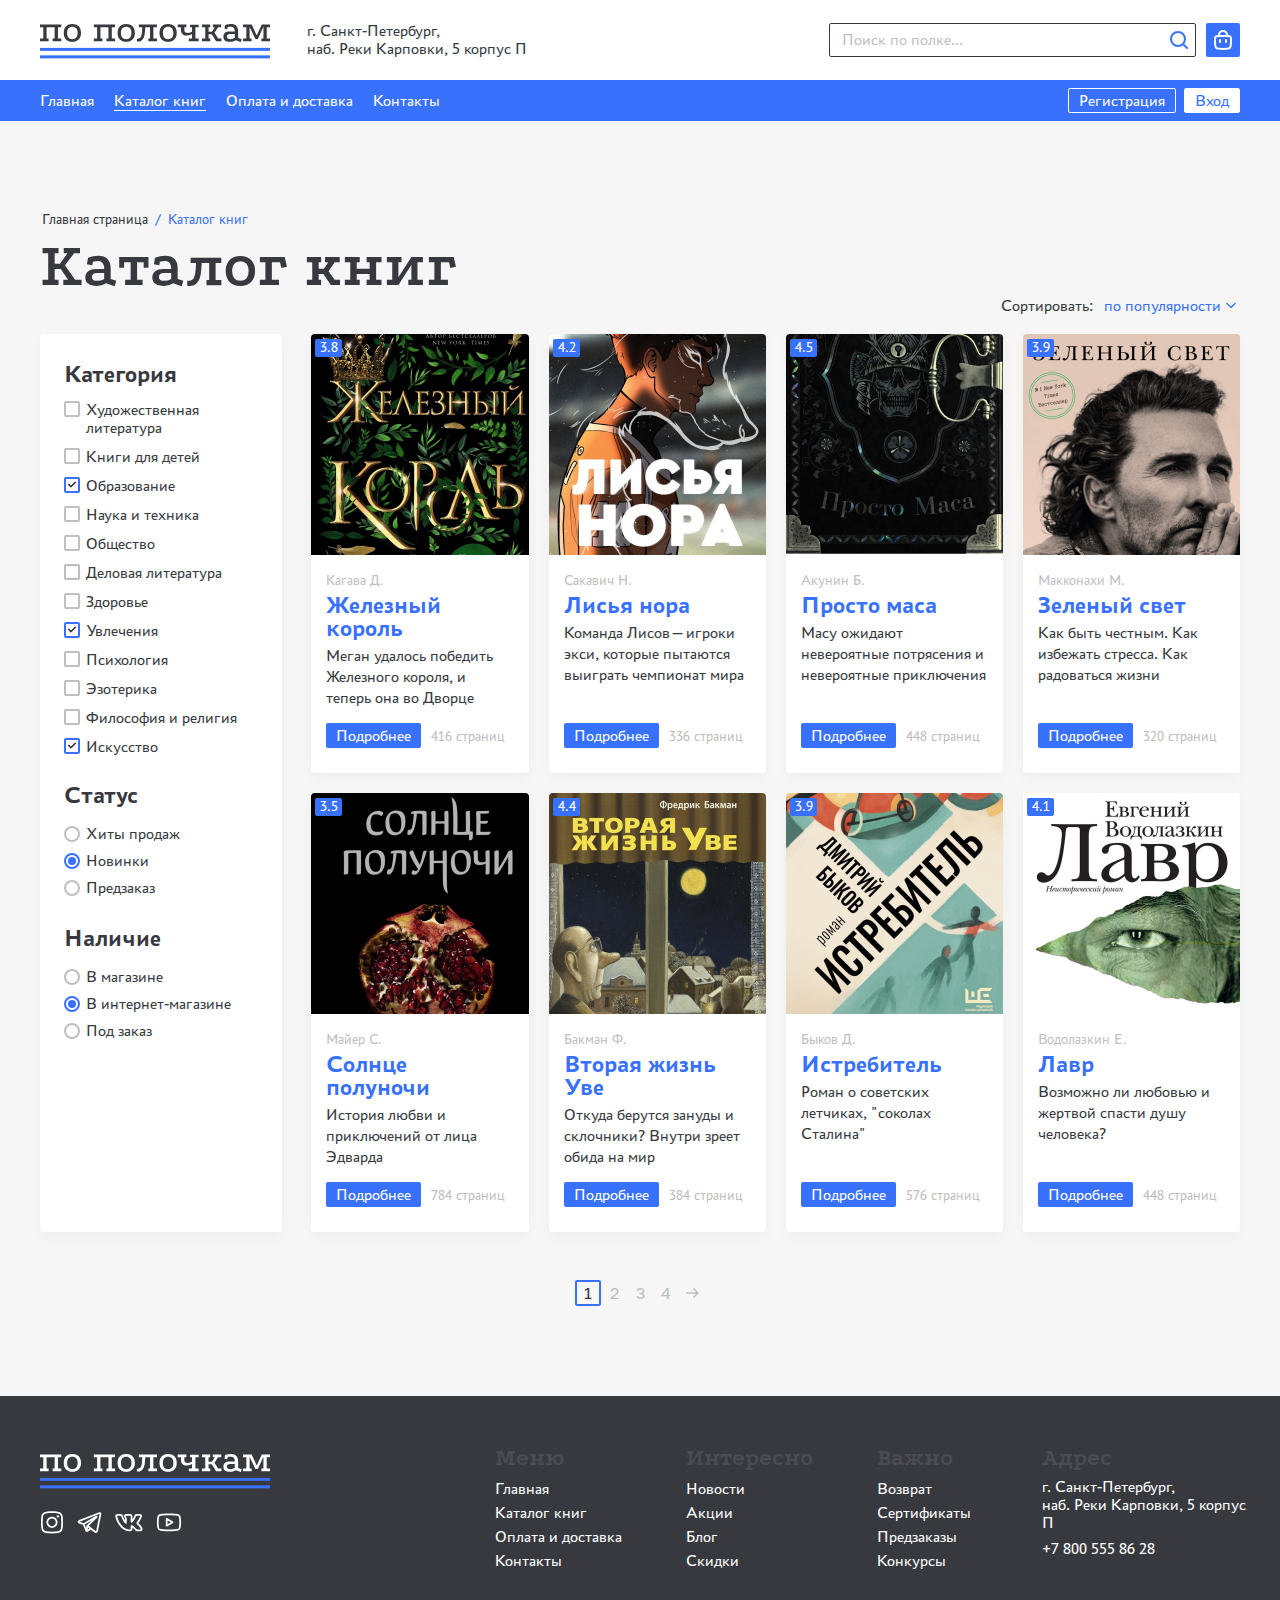
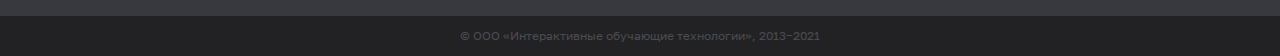
<file: catalog.html>
<!DOCTYPE html>
<html lang="ru-RU">
  <head>
    <meta charset="UTF-8">
    <meta name="viewport" content="width=device-width, initial-scale=1.0">
    <meta http-equiv="X-UA-Compatible" content="ie=edge">
    <link rel="stylesheet" type="text/css" href="./static/css/styles.css">
    <title>Каталог книг</title>
  </head>
  <body>
    <div class="wrapper">
      <header class="header">
        <div class="container">
          <div class="header__wrapper"><a class="header__logo-link" href="index.html"><span class="visually-hidden">Логотип сайта "По полочкам"</span><svg class="header__logo" width="230" height="35" viewBox="0 0 230 35" fill="none" xmlns="http://www.w3.org/2000/svg">
              <path d="M0 0.612722H21.2467V3.21678H17.9631V14.5521H21.2467V17.1945H12.6321V14.5521H14.6409V3.21678H6.6058V14.5521H8.61458V17.1945H0V14.5521H3.28358V3.21678H0V0.612722Z" fill="#37393E"/>
              <path d="M32.3032 0C34.93 0 37.029 0.791432 38.5999 2.37429C40.1966 3.95716 40.995 6.13997 40.995 8.92275C40.995 11.7055 40.1966 13.8883 38.5999 15.4712C37.029 17.0285 34.93 17.8072 32.3032 17.8072C29.7278 17.8072 27.6546 17.0285 26.0837 15.4712C24.5385 13.8883 23.7658 11.7055 23.7658 8.92275C23.7658 6.13997 24.5385 3.95716 26.0837 2.37429C27.6546 0.791432 29.7278 0 32.3032 0ZM32.3418 2.71895C30.6163 2.71895 29.3158 3.25508 28.4401 4.32734C27.5645 5.3996 27.1267 6.9314 27.1267 8.92275C27.1267 10.8886 27.5645 12.4204 28.4401 13.5181C29.3158 14.5904 30.6163 15.1265 32.3418 15.1265C34.093 15.1265 35.4065 14.5904 36.2821 13.5181C37.1835 12.4204 37.6342 10.8886 37.6342 8.92275C37.6342 6.9314 37.1835 5.3996 36.2821 4.32734C35.4065 3.25508 34.093 2.71895 32.3418 2.71895Z" fill="#37393E"/>
              <path d="M53.8336 0.612722H75.0803V3.21678H71.7967V14.5521H75.0803V17.1945H66.4657V14.5521H68.4745V3.21678H60.4394V14.5521H62.4482V17.1945H53.8336V14.5521H57.1172V3.21678H53.8336V0.612722Z" fill="#37393E"/>
              <path d="M86.1367 0C88.7636 0 90.8625 0.791432 92.4335 2.37429C94.0302 3.95716 94.8286 6.13997 94.8286 8.92275C94.8286 11.7055 94.0302 13.8883 92.4335 15.4712C90.8625 17.0285 88.7636 17.8072 86.1367 17.8072C83.5614 17.8072 81.4882 17.0285 79.9173 15.4712C78.372 13.8883 77.5994 11.7055 77.5994 8.92275C77.5994 6.13997 78.372 3.95716 79.9173 2.37429C81.4882 0.791432 83.5614 0 86.1367 0ZM86.1754 2.71895C84.4499 2.71895 83.1493 3.25508 82.2737 4.32734C81.3981 5.3996 80.9603 6.9314 80.9603 8.92275C80.9603 10.8886 81.3981 12.4204 82.2737 13.5181C83.1493 14.5904 84.4499 15.1265 86.1754 15.1265C87.9266 15.1265 89.2401 14.5904 90.1157 13.5181C91.0171 12.4204 91.4677 10.8886 91.4677 8.92275C91.4677 6.9314 91.0171 5.3996 90.1157 4.32734C89.2401 3.25508 87.9266 2.71895 86.1754 2.71895Z" fill="#37393E"/>
              <path d="M96.9074 17.4625V14.7436C98.2466 14.8968 99.2638 14.667 99.9592 14.0543C100.655 13.4416 101.144 12.5608 101.427 11.4119C101.736 10.2375 101.942 8.90998 102.045 7.42924L102.277 3.21678H98.8775V0.612722H116.918V3.21678H113.364V14.5521H116.995V17.1945H108.381V14.5521H110.042V3.21678H105.29L104.904 8.34832C104.775 10.212 104.415 11.8715 103.822 13.3267C103.256 14.7819 102.406 15.8924 101.273 16.6583C100.139 17.3987 98.6844 17.6668 96.9074 17.4625Z" fill="#37393E"/>
              <path d="M128.049 0C130.676 0 132.775 0.791432 134.346 2.37429C135.943 3.95716 136.741 6.13997 136.741 8.92275C136.741 11.7055 135.943 13.8883 134.346 15.4712C132.775 17.0285 130.676 17.8072 128.049 17.8072C125.474 17.8072 123.401 17.0285 121.83 15.4712C120.285 13.8883 119.512 11.7055 119.512 8.92275C119.512 6.13997 120.285 3.95716 121.83 2.37429C123.401 0.791432 125.474 0 128.049 0ZM128.088 2.71895C126.362 2.71895 125.062 3.25508 124.186 4.32734C123.311 5.3996 122.873 6.9314 122.873 8.92275C122.873 10.8886 123.311 12.4204 124.186 13.5181C125.062 14.5904 126.362 15.1265 128.088 15.1265C129.839 15.1265 131.153 14.5904 132.028 13.5181C132.93 12.4204 133.38 10.8886 133.38 8.92275C133.38 6.9314 132.93 5.3996 132.028 4.32734C131.153 3.25508 129.839 2.71895 128.088 2.71895Z" fill="#37393E"/>
              <path d="M152.05 9.995C151.509 10.3524 150.801 10.6971 149.925 11.029C149.049 11.3353 147.955 11.4885 146.641 11.4885C145.354 11.4885 144.324 11.297 143.551 10.9141C142.778 10.5056 142.199 9.98224 141.813 9.34399C141.452 8.70574 141.207 8.01643 141.079 7.27606C140.976 6.53569 140.937 5.80808 140.963 5.09324L141.001 3.25508H137.718V0.612722H146.332V3.25508H144.324V4.672C144.324 5.54002 144.375 6.29315 144.478 6.9314C144.607 7.56965 144.916 8.05472 145.405 8.38661C145.894 8.7185 146.693 8.88445 147.8 8.88445C148.779 8.88445 149.629 8.74404 150.35 8.4632C151.071 8.18237 151.638 7.90154 152.05 7.62071V3.29338H150.079V0.651017H158.655V3.29338H155.41V14.5521H158.655V17.1945H148.805V14.5521H152.05V9.995Z" fill="#37393E"/>
              <path d="M161.991 0.612722H170.219V3.21678H168.558V7.6973H171.958L174.816 3.21678H172.846V0.612722H181.229V3.21678H178.061L174.469 8.80786L178.177 14.5521H181.461V17.1945H176.13L171.726 10.3014H168.558V14.5521H170.219V17.1945H161.991V14.5521H165.236V3.21678H161.991V0.612722Z" fill="#37393E"/>
              <path d="M195.697 16.1605C193.972 17.2583 192.143 17.8072 190.212 17.8072C185.705 17.8072 183.438 16.0839 183.413 12.6374C183.387 9.24187 185.576 7.54412 189.98 7.54412L194.809 7.58242C194.809 4.28905 193.547 2.64236 191.023 2.64236C189.787 2.64236 188.654 2.79554 187.623 3.1019L187.237 5.16983L184.494 4.71029L185.151 1.07226C187.16 0.35742 189.091 0 190.946 0C193.315 0 195.105 0.638252 196.315 1.91475C197.526 3.16572 198.131 5.00389 198.131 7.42924V14.0543L201.723 15.2031L200.874 17.9221L195.697 16.1605ZM190.096 10.0716C187.907 10.0716 186.812 10.9141 186.812 12.5991C186.812 14.3096 187.997 15.1648 190.366 15.1648C192.066 15.1648 193.547 14.7053 194.809 13.7862V10.1099L190.096 10.0716Z" fill="#37393E"/>
              <path d="M203.036 17.1945V14.5521H206.32V3.21678H203.036V0.612722H211.612L216.75 11.4119L221.772 0.612722H230V3.21678H226.716V14.5521H230V17.1945H221.424V14.5521H223.433V2.83383L217.831 14.8968H215.436L209.603 3.02531V14.5521H211.612V17.1945H203.036Z" fill="#37393E"/>
              <rect y="23.8961" width="230" height="2.98701" fill="#3971FF"/>
              <rect y="31.3636" width="230" height="2.98701" fill="#3971FF"/>
              </svg></a>
            <p class="header__address">г. Санкт-Петербург, <br> наб. Pеки Карповки, 5 корпус П</p>
            <div class="user-header">
              <div class="user-header__search">
                <input class="user-header__search-input" type="text" name="user-headerSearch" placeholder="Поиск по полке...">
                <button class="user-header__search-button" type="submit"><span class="visually-hidden">Найти</span><svg class="user-header__search-icon" width="24" height="24" viewBox="0 0 24 24" fill="none" xmlns="http://www.w3.org/2000/svg">
                  <circle cx="11" cy="11" r="7" stroke="#3971FF" stroke-width="2"/>
                  <path d="M20 20L17 17" stroke="#3971FF" stroke-width="2" stroke-linecap="round"/>
                  </svg>
                </button>
              </div><a class="user-header__basket" href="#"><span class="visually-hidden">Корзина</span><svg class="user-header__basket-icon" width="24" height="24" viewBox="0 0 24 24" fill="none" xmlns="http://www.w3.org/2000/svg">
                <path d="M8 8L8 7C8 4.79086 9.79086 3 12 3V3C14.2091 3 16 4.79086 16 7L16 8" stroke="white" stroke-width="2" stroke-linecap="round"/>
                <path d="M15 14V12" stroke="white" stroke-width="2" stroke-linecap="round"/>
                <path d="M9 14V12" stroke="white" stroke-width="2" stroke-linecap="round"/>
                <path d="M4 12C4 10.1144 4 9.17157 4.58579 8.58579C5.17157 8 6.11438 8 8 8H16C17.8856 8 18.8284 8 19.4142 8.58579C20 9.17157 20 10.1144 20 12V13C20 16.7712 20 18.6569 18.8284 19.8284C17.6569 21 15.7712 21 12 21V21C8.22876 21 6.34315 21 5.17157 19.8284C4 18.6569 4 16.7712 4 13V12Z" stroke="white" stroke-width="2"/>
                </svg></a>
            </div>
          </div>
        </div>
        <nav class="nav">
          <div class="container">
            <div class="nav__content">
              <ul class="nav__list">
                <li class="nav__item"><a class="nav__link" href="index.html">Главная</a></li>
                <li class="nav__item"><a class="nav__link nav__link--active">Каталог книг</a></li>
                <li class="nav__item"><a class="nav__link" href="#">Оплата и доставка</a></li>
                <li class="nav__item"><a class="nav__link" href="#">Контакты</a></li>
              </ul>
              <ul class="user-nav">
                <li class="user-nav__item"><a class="user-nav__link user-nav__link--transparent" href="#"><span class="user-nav__text">Регистрация</span></a></li>
                <li class="user-nav__item"><a class="user-nav__link" href="#"><span class="user-nav__text">Вход</span></a></li>
              </ul>
            </div>
          </div>
        </nav>
      </header>
      <div class="content">
        <main class="catalog-page">
          <section class="breadcrumbs">
            <div class="container">
              <ul class="breadcrumbs__list">
                          <li class="breadcrumbs__item"><a class="breadcrumbs__link" href="index.html">Главная страница</a>
                          </li>
                          <li class="breadcrumbs__item"><span class="breadcrumbs__text">Каталог книг</span>
                          </li>
              </ul>
            </div>
          </section>
          <section class="catalog">
            <div class="container">
              <h1 class="catalog__title">Каталог книг</h1>
              <div class="catalog__wrapper">
                <div class="catalog-filter">
                  <form class="catalog-filter__form">
                    <fieldset class="catalog-filter__fieldset">
                      <p class="catalog-filter__legend">Категория</p>
                      <div class="catalog-filter__box">
                        <input class="catalog-filter__checkbox" id="fiction" type="checkbox" name="fiction">
                        <label class="catalog-filter__label" for="fiction">Художественная литература</label>
                      </div>
                      <div class="catalog-filter__box">
                        <input class="catalog-filter__checkbox" id="for-children" type="checkbox" name="for-children">
                        <label class="catalog-filter__label" for="for-children">Книги для детей</label>
                      </div>
                      <div class="catalog-filter__box">
                        <input class="catalog-filter__checkbox" id="education" type="checkbox" name="education" checked="">
                        <label class="catalog-filter__label" for="education">Образование</label>
                      </div>
                      <div class="catalog-filter__box">
                        <input class="catalog-filter__checkbox" id="science-and-technology" type="checkbox" name="science-and-technology">
                        <label class="catalog-filter__label" for="science-and-technology">Наука и техника</label>
                      </div>
                      <div class="catalog-filter__box">
                        <input class="catalog-filter__checkbox" id="society" type="checkbox" name="society">
                        <label class="catalog-filter__label" for="society">Общество</label>
                      </div>
                      <div class="catalog-filter__box">
                        <input class="catalog-filter__checkbox" id="business-literature" type="checkbox" name="business-literature">
                        <label class="catalog-filter__label" for="business-literature">Деловая литература</label>
                      </div>
                      <div class="catalog-filter__box">
                        <input class="catalog-filter__checkbox" id="health" type="checkbox" name="health">
                        <label class="catalog-filter__label" for="health">Здоровье</label>
                      </div>
                      <div class="catalog-filter__box">
                        <input class="catalog-filter__checkbox" id="hobby" type="checkbox" name="hobby" checked="">
                        <label class="catalog-filter__label" for="hobby">Увлечения</label>
                      </div>
                      <div class="catalog-filter__box">
                        <input class="catalog-filter__checkbox" id="psychology" type="checkbox" name="psychology">
                        <label class="catalog-filter__label" for="psychology">Психология</label>
                      </div>
                      <div class="catalog-filter__box">
                        <input class="catalog-filter__checkbox" id="esoterics" type="checkbox" name="esoterics">
                        <label class="catalog-filter__label" for="esoterics">Эзотерика</label>
                      </div>
                      <div class="catalog-filter__box">
                        <input class="catalog-filter__checkbox" id="philosophy" type="checkbox" name="philosophy">
                        <label class="catalog-filter__label" for="philosophy">Философия и религия</label>
                      </div>
                      <div class="catalog-filter__box">
                        <input class="catalog-filter__checkbox" id="art" type="checkbox" name="art" checked="">
                        <label class="catalog-filter__label" for="art">Искусство</label>
                      </div>
                    </fieldset>
                    <fieldset class="catalog-filter__fieldset">
                      <p class="catalog-filter__legend">Статус</p>
                      <div class="catalog-filter__box catalog-filter__box--radio">
                        <input class="catalog-filter__radio" id="bestsellers" type="radio" name="status" value="bestsellers">
                        <label class="catalog-filter__label" for="bestsellers">Хиты продаж</label>
                      </div>
                      <div class="catalog-filter__box catalog-filter__box--radio">
                        <input class="catalog-filter__radio" id="news-books" type="radio" name="status" value="news-books" checked="">
                        <label class="catalog-filter__label" for="news-books">Новинки</label>
                      </div>
                      <div class="catalog-filter__box catalog-filter__box--radio">
                        <input class="catalog-filter__radio" id="preorder" type="radio" name="status" value="preorder">
                        <label class="catalog-filter__label" for="preorder">Предзаказ</label>
                      </div>
                    </fieldset>
                    <fieldset class="catalog-filter__fieldset">
                      <p class="catalog-filter__legend">Наличие</p>
                      <div class="catalog-filter__box catalog-filter__box--radio">
                        <input class="catalog-filter__radio" id="in-the-shop" type="radio" name="availability" value="in-the-shop">
                        <label class="catalog-filter__label" for="in-the-shop">В магазине</label>
                      </div>
                      <div class="catalog-filter__box catalog-filter__box--radio">
                        <input class="catalog-filter__radio" id="in-the-internet-shop" type="radio" name="availability" value="in-the-internet-shop" checked="">
                        <label class="catalog-filter__label" for="in-the-internet-shop">В интернет-магазине</label>
                      </div>
                      <div class="catalog-filter__box catalog-filter__box--radio">
                        <input class="catalog-filter__radio" id="under-the-order" type="radio" name="availability" value="under-the-order">
                        <label class="catalog-filter__label" for="under-the-order">Под заказ</label>
                      </div>
                    </fieldset>
                  </form>
                </div>
                <div class="catalog-books">
                  <div class="catalog-books__sort">
                    <label class="catalog-books__sort-title" for="sort">Сортировать:</label>
                    <select class="catalog-books__select" id="sort" size="1">
                      <option class="catalog-books__options">по популярности</option>
                      <option class="catalog-books__options">по названию</option>
                      <option class="catalog-books__options">по новизне</option>
                    </select>
                  </div>
                  <ul class="books">
                    <li class="books__item">
                      <div class="books__inner"><img class="books__img" src="static/images/content/book-iron-king.jpg" alt="Фото книги - &quot;Железный король&quot;" width="221" height="221">
                        <div class="books__box">
                          <p class="books__author">Кагава Д.</p>
                          <h3 class="books__name">Железный король</h3>
                          <p class="books__description">Меган удалось победить Железного короля, и теперь она во Дворце</p>
                          <p class="books__stars">
                            <!-- svg иконка--><span class="books__star">3.8</span>
                          </p>
                          <div class="books__wrapper"><a class="books__link" href="iron-king.html">Подробнее</a><span class="books__pages">416 страниц</span></div>
                        </div>
                      </div>
                    </li>
                    <li class="books__item">
                      <div class="books__inner"><img class="books__img" src="static/images/content/book-fox-hole.jpg" alt="Фото книги - &quot;Лисья нора&quot;" width="221" height="221">
                        <div class="books__box">
                          <p class="books__author">Сакавич Н.</p>
                          <h3 class="books__name">Лисья нора</h3>
                          <p class="books__description">Команда Лисов—игроки экси, которые пытаются выиграть чемпионат мира</p>
                          <p class="books__stars">
                            <!-- svg иконка--><span class="books__star">4.2</span>
                          </p>
                          <div class="books__wrapper"><a class="books__link" href="#">Подробнее</a><span class="books__pages">336 страниц</span></div>
                        </div>
                      </div>
                    </li>
                    <li class="books__item">
                      <div class="books__inner"><img class="books__img" src="static/images/content/book-just-masa.jpg" alt="Фото книги - &quot;Просто маса&quot;" width="221" height="221">
                        <div class="books__box">
                          <p class="books__author">Акунин Б.</p>
                          <h3 class="books__name">Просто маса</h3>
                          <p class="books__description">Масу ожидают невероятные потрясения и невероятные приключения</p>
                          <p class="books__stars">
                            <!-- svg иконка--><span class="books__star">4.5</span>
                          </p>
                          <div class="books__wrapper"><a class="books__link" href="#">Подробнее</a><span class="books__pages">448 страниц</span></div>
                        </div>
                      </div>
                    </li>
                    <li class="books__item">
                      <div class="books__inner"><img class="books__img" src="static/images/content/book-green-light.jpg" alt="Фото книги - &quot;Зеленый свет&quot;" width="221" height="221">
                        <div class="books__box">
                          <p class="books__author">Макконахи М.</p>
                          <h3 class="books__name">Зеленый свет</h3>
                          <p class="books__description">Как быть честным. Как избежать стресса. Как радоваться жизни</p>
                          <p class="books__stars">
                            <!-- svg иконка--><span class="books__star">3.9</span>
                          </p>
                          <div class="books__wrapper"><a class="books__link" href="#">Подробнее</a><span class="books__pages">320 страниц</span></div>
                        </div>
                      </div>
                    </li>
                    <li class="books__item">
                      <div class="books__inner"><img class="books__img" src="static/images/content/book-sun-midnight.jpg" alt="Фото книги - &quot;Солнце полуночи&quot;" width="221" height="221">
                        <div class="books__box">
                          <p class="books__author">Майер С. </p>
                          <h3 class="books__name">Солнце полуночи</h3>
                          <p class="books__description">История любви и приключений от лица Эдварда</p>
                          <p class="books__stars">
                            <!-- svg иконка--><span class="books__star">3.5</span>
                          </p>
                          <div class="books__wrapper"><a class="books__link" href="#">Подробнее</a><span class="books__pages">784 страниц</span></div>
                        </div>
                      </div>
                    </li>
                    <li class="books__item">
                      <div class="books__inner"><img class="books__img" src="static/images/content/book-second-life.jpg" alt="Фото книги - &quot;Вторая жизнь Уве&quot;" width="221" height="221">
                        <div class="books__box">
                          <p class="books__author">Бакман Ф.</p>
                          <h3 class="books__name">Вторая жизнь Уве</h3>
                          <p class="books__description">Откуда берутся зануды и склочники? Внутри зреет обида на мир</p>
                          <p class="books__stars">
                            <!-- svg иконка--><span class="books__star">4.4</span>
                          </p>
                          <div class="books__wrapper"><a class="books__link" href="#">Подробнее</a><span class="books__pages">384 страниц</span></div>
                        </div>
                      </div>
                    </li>
                    <li class="books__item">
                      <div class="books__inner"><img class="books__img" src="static/images/content/book-istrebitel.jpg" alt="Фото книги - &quot;Истребитель&quot;" width="221" height="221">
                        <div class="books__box">
                          <p class="books__author">Быков Д.</p>
                          <h3 class="books__name">Истребитель</h3>
                          <p class="books__description">Роман о советских летчиках, &quot;соколах Сталина&quot;</p>
                          <p class="books__stars">
                            <!-- svg иконка--><span class="books__star">3.9</span>
                          </p>
                          <div class="books__wrapper"><a class="books__link" href="#">Подробнее</a><span class="books__pages">576 страниц</span></div>
                        </div>
                      </div>
                    </li>
                    <li class="books__item">
                      <div class="books__inner"><img class="books__img" src="static/images/content/book-lavr.jpg" alt="Фото книги - &quot;Лавр&quot;" width="221" height="221">
                        <div class="books__box">
                          <p class="books__author">Водолазкин Е.</p>
                          <h3 class="books__name">Лавр</h3>
                          <p class="books__description">Возможно ли любовью и жертвой спасти душу человека?</p>
                          <p class="books__stars">
                            <!-- svg иконка--><span class="books__star">4.1</span>
                          </p>
                          <div class="books__wrapper"><a class="books__link" href="#">Подробнее</a><span class="books__pages">448 страниц</span></div>
                        </div>
                      </div>
                    </li>
                  </ul>
                </div>
              </div>
              <div class="catalog__pagination pagination">
                <ul class="pagination__list">
                            <li class="pagination__item"><a class="pagination__link pagination__link--active" title="Текущая страница 1">1</a>
                            </li>
                            <li class="pagination__item"><a class="pagination__link" href="#" title="Перейти на страницу № 2">2</a>
                            </li>
                            <li class="pagination__item"><a class="pagination__link" href="#" title="Перейти на страницу № 3">3</a>
                            </li>
                            <li class="pagination__item"><a class="pagination__link" href="#" title="Перейти на страницу № 4">4</a>
                            </li>
                            <li class="pagination__item"><a class="pagination__link pagination__link--arrow" href="#" title="Перейти на следующую страницу"><span class="visually-hidden">Перейти на следующую страницу</span><svg width="14" height="10" viewBox="0 0 14 10" xmlns="http://www.w3.org/2000/svg">
                                <path d="M8.46967 1.53033C8.17678 1.23744 8.17678 0.762563 8.46967 0.46967C8.76256 0.176777 9.23744 0.176777 9.53033 0.46967L13.5303 4.46967C13.8232 4.76256 13.8232 5.23744 13.5303 5.53033L9.53033 9.53033C9.23744 9.82322 8.76256 9.82322 8.46967 9.53033C8.17678 9.23744 8.17678 8.76256 8.46967 8.46967L11.1893 5.75H1.5C1.08579 5.75 0.75 5.41421 0.75 5C0.75 4.58579 1.08579 4.25 1.5 4.25H11.1893L8.46967 1.53033Z"/>
                                </svg></a>
                            </li>
                </ul>
              </div>
            </div>
          </section>
        </main>
      </div>
      <footer class="footer">
        <div class="container">
          <div class="footer__wrapper">
            <div class="footer__col"><a class="footer__logo-link" href="index.html"><span class="visually-hidden">Логотип сайта "По полочкам"</span><svg class='footer__logo' width='230' height='35' viewBox='0 0 230 35' fill='none' xmlns='http://www.w3.org/2000/svg'>
                <path d='M0 0.612722H21.2467V3.21678H17.9631V14.5521H21.2467V17.1945H12.6321V14.5521H14.6409V3.21678H6.6058V14.5521H8.61458V17.1945H0V14.5521H3.28358V3.21678H0V0.612722Z' fill='white'/>
                <path d='M32.3032 0C34.93 0 37.029 0.791432 38.5999 2.37429C40.1966 3.95716 40.995 6.13997 40.995 8.92275C40.995 11.7055 40.1966 13.8883 38.5999 15.4712C37.029 17.0285 34.93 17.8072 32.3032 17.8072C29.7278 17.8072 27.6546 17.0285 26.0837 15.4712C24.5385 13.8883 23.7658 11.7055 23.7658 8.92275C23.7658 6.13997 24.5385 3.95716 26.0837 2.37429C27.6546 0.791432 29.7278 0 32.3032 0ZM32.3418 2.71895C30.6163 2.71895 29.3158 3.25508 28.4401 4.32734C27.5645 5.3996 27.1267 6.9314 27.1267 8.92275C27.1267 10.8886 27.5645 12.4204 28.4401 13.5181C29.3158 14.5904 30.6163 15.1265 32.3418 15.1265C34.093 15.1265 35.4065 14.5904 36.2821 13.5181C37.1835 12.4204 37.6342 10.8886 37.6342 8.92275C37.6342 6.9314 37.1835 5.3996 36.2821 4.32734C35.4065 3.25508 34.093 2.71895 32.3418 2.71895Z' fill='white' />
                <path d='M53.8336 0.612722H75.0803V3.21678H71.7967V14.5521H75.0803V17.1945H66.4657V14.5521H68.4745V3.21678H60.4394V14.5521H62.4482V17.1945H53.8336V14.5521H57.1172V3.21678H53.8336V0.612722Z' fill='white'/>
                <path d='M86.1367 0C88.7636 0 90.8625 0.791432 92.4335 2.37429C94.0302 3.95716 94.8286 6.13997 94.8286 8.92275C94.8286 11.7055 94.0302 13.8883 92.4335 15.4712C90.8625 17.0285 88.7636 17.8072 86.1367 17.8072C83.5614 17.8072 81.4882 17.0285 79.9173 15.4712C78.372 13.8883 77.5994 11.7055 77.5994 8.92275C77.5994 6.13997 78.372 3.95716 79.9173 2.37429C81.4882 0.791432 83.5614 0 86.1367 0ZM86.1754 2.71895C84.4499 2.71895 83.1493 3.25508 82.2737 4.32734C81.3981 5.3996 80.9603 6.9314 80.9603 8.92275C80.9603 10.8886 81.3981 12.4204 82.2737 13.5181C83.1493 14.5904 84.4499 15.1265 86.1754 15.1265C87.9266 15.1265 89.2401 14.5904 90.1157 13.5181C91.0171 12.4204 91.4677 10.8886 91.4677 8.92275C91.4677 6.9314 91.0171 5.3996 90.1157 4.32734C89.2401 3.25508 87.9266 2.71895 86.1754 2.71895Z' fill='white' />
                <path d='M96.9074 17.4625V14.7436C98.2466 14.8968 99.2638 14.667 99.9592 14.0543C100.655 13.4416 101.144 12.5608 101.427 11.4119C101.736 10.2375 101.942 8.90998 102.045 7.42924L102.277 3.21678H98.8775V0.612722H116.918V3.21678H113.364V14.5521H116.995V17.1945H108.381V14.5521H110.042V3.21678H105.29L104.904 8.34832C104.775 10.212 104.415 11.8715 103.822 13.3267C103.256 14.7819 102.406 15.8924 101.273 16.6583C100.139 17.3987 98.6844 17.6668 96.9074 17.4625Z' fill='white' />
                <path d='M128.049 0C130.676 0 132.775 0.791432 134.346 2.37429C135.943 3.95716 136.741 6.13997 136.741 8.92275C136.741 11.7055 135.943 13.8883 134.346 15.4712C132.775 17.0285 130.676 17.8072 128.049 17.8072C125.474 17.8072 123.401 17.0285 121.83 15.4712C120.285 13.8883 119.512 11.7055 119.512 8.92275C119.512 6.13997 120.285 3.95716 121.83 2.37429C123.401 0.791432 125.474 0 128.049 0ZM128.088 2.71895C126.362 2.71895 125.062 3.25508 124.186 4.32734C123.311 5.3996 122.873 6.9314 122.873 8.92275C122.873 10.8886 123.311 12.4204 124.186 13.5181C125.062 14.5904 126.362 15.1265 128.088 15.1265C129.839 15.1265 131.153 14.5904 132.028 13.5181C132.93 12.4204 133.38 10.8886 133.38 8.92275C133.38 6.9314 132.93 5.3996 132.028 4.32734C131.153 3.25508 129.839 2.71895 128.088 2.71895Z' fill='white'/>
                <path d='M152.05 9.995C151.509 10.3524 150.801 10.6971 149.925 11.029C149.049 11.3353 147.955 11.4885 146.641 11.4885C145.354 11.4885 144.324 11.297 143.551 10.9141C142.778 10.5056 142.199 9.98224 141.813 9.34399C141.452 8.70574 141.207 8.01643 141.079 7.27606C140.976 6.53569 140.937 5.80808 140.963 5.09324L141.001 3.25508H137.718V0.612722H146.332V3.25508H144.324V4.672C144.324 5.54002 144.375 6.29315 144.478 6.9314C144.607 7.56965 144.916 8.05472 145.405 8.38661C145.894 8.7185 146.693 8.88445 147.8 8.88445C148.779 8.88445 149.629 8.74404 150.35 8.4632C151.071 8.18237 151.638 7.90154 152.05 7.62071V3.29338H150.079V0.651017H158.655V3.29338H155.41V14.5521H158.655V17.1945H148.805V14.5521H152.05V9.995Z' fill='white' />
                <path d='M161.991 0.612722H170.219V3.21678H168.558V7.6973H171.958L174.816 3.21678H172.846V0.612722H181.229V3.21678H178.061L174.469 8.80786L178.177 14.5521H181.461V17.1945H176.13L171.726 10.3014H168.558V14.5521H170.219V17.1945H161.991V14.5521H165.236V3.21678H161.991V0.612722Z' fill='white' />
                <path d='M195.697 16.1605C193.972 17.2583 192.143 17.8072 190.212 17.8072C185.705 17.8072 183.438 16.0839 183.413 12.6374C183.387 9.24187 185.576 7.54412 189.98 7.54412L194.809 7.58242C194.809 4.28905 193.547 2.64236 191.023 2.64236C189.787 2.64236 188.654 2.79554 187.623 3.1019L187.237 5.16983L184.494 4.71029L185.151 1.07226C187.16 0.35742 189.091 0 190.946 0C193.315 0 195.105 0.638252 196.315 1.91475C197.526 3.16572 198.131 5.00389 198.131 7.42924V14.0543L201.723 15.2031L200.874 17.9221L195.697 16.1605ZM190.096 10.0716C187.907 10.0716 186.812 10.9141 186.812 12.5991C186.812 14.3096 187.997 15.1648 190.366 15.1648C192.066 15.1648 193.547 14.7053 194.809 13.7862V10.1099L190.096 10.0716Z' fill='white' />
                <path d='M203.036 17.1945V14.5521H206.32V3.21678H203.036V0.612722H211.612L216.75 11.4119L221.772 0.612722H230V3.21678H226.716V14.5521H230V17.1945H221.424V14.5521H223.433V2.83383L217.831 14.8968H215.436L209.603 3.02531V14.5521H211.612V17.1945H203.036Z' fill='white' />
                <rect y='23.896' width='230' height='2.98701' fill='#3971FF' />
                <rect y='31.3635' width='230' height='2.98701' fill='#3971FF' />
                </svg></a>
              <ul class="footer__social social-list">
                <li class="social-list__item"><a class="social-list__link" href="#" target="_blank" rel="nofollow noopener"><span class="visually-hidden">Ссылка на instagram</span><svg class='social-list__icon' width='24' height='23' viewBox='0 0 24 23' xmlns='http://www.w3.org/2000/svg'>
                    <path d='M16.6667 5.51714C16.6667 4.87281 17.189 4.35048 17.8333 4.35048C18.4777 4.35048 19 4.87281 19 5.51714C19 6.16148 18.4777 6.68381 17.8333 6.68381C17.189 6.68381 16.6667 6.16148 16.6667 5.51714Z' />
                    <path fill-rule='evenodd' clip-rule='evenodd' d='M12 5.80881C8.93942 5.80881 6.45834 8.2899 6.45834 11.3505C6.45834 14.4111 8.93942 16.8921 12 16.8921C15.0606 16.8921 17.5417 14.4111 17.5417 11.3505C17.5417 8.2899 15.0606 5.80881 12 5.80881ZM8.20834 11.3505C8.20834 9.2564 9.90592 7.55881 12 7.55881C14.0941 7.55881 15.7917 9.2564 15.7917 11.3505C15.7917 13.4446 14.0941 15.1421 12 15.1421C9.90592 15.1421 8.20834 13.4446 8.20834 11.3505Z' />
                    <path fill-rule='evenodd' clip-rule='evenodd' d='M18.1346 0.655661C14.0903 0.203647 9.90974 0.203647 5.8654 0.655661C3.518 0.918017 1.62294 2.7672 1.34697 5.12681C0.863338 9.26183 0.863338 13.4391 1.34697 17.5741C1.62294 19.9338 3.518 21.7829 5.8654 22.0453C9.90974 22.4973 14.0903 22.4973 18.1346 22.0453C20.482 21.7829 22.3771 19.9338 22.6531 17.5741C23.1367 13.4391 23.1367 9.26183 22.6531 5.12681C22.3771 2.7672 20.482 0.918018 18.1346 0.655661ZM6.05978 2.39483C9.97493 1.95726 14.0251 1.95726 17.9403 2.39483C19.492 2.56827 20.7351 3.79282 20.9149 5.33011C21.3827 9.33005 21.3827 13.3709 20.9149 17.3708C20.7351 18.9081 19.492 20.1327 17.9403 20.3061C14.0251 20.7437 9.97493 20.7437 6.05978 20.3061C4.50799 20.1327 3.26492 18.9081 3.08512 17.3708C2.61729 13.3709 2.61729 9.33005 3.08512 5.33011C3.26492 3.79282 4.50799 2.56827 6.05978 2.39483Z' />
                    </svg></a></li>
                <li class="social-list__item"><a class="social-list__link" href="#" target="_blank" rel="nofollow noopener"><span class="visually-hidden">Ссылка на telegram</span><svg class='social-list__icon' width='25' height='21' viewBox='0 0 25 21' xmlns='http://www.w3.org/2000/svg'>
                    <path fill-rule='evenodd' clip-rule='evenodd' d='M5.7522 12.7069C5.80327 12.7241 5.85482 12.7363 5.90631 12.7438C5.96247 12.8757 6.03503 13.0465 6.11968 13.2461C6.32627 13.7334 6.60463 14.3923 6.89195 15.0798C7.4779 16.4818 8.06895 17.9269 8.19949 18.3406C8.36108 18.852 8.53189 19.1996 8.71837 19.437C8.81478 19.5597 8.92629 19.6669 9.05678 19.7481C9.12246 19.7889 9.19185 19.8224 9.26428 19.8474C9.26746 19.8485 9.27065 19.8495 9.27384 19.8506C9.64719 19.9916 9.98758 19.9328 10.2007 19.8611C10.3147 19.8226 10.407 19.7762 10.4724 19.7387C10.5057 19.7195 10.5339 19.7016 10.5564 19.6865L10.5617 19.6829L13.8589 17.6267L17.6675 20.5466C17.7237 20.5897 17.785 20.6259 17.8499 20.6542C18.3075 20.8539 18.7505 20.9235 19.1674 20.8666C19.5834 20.8097 19.9138 20.6349 20.1597 20.4382C20.4005 20.2455 20.5638 20.0297 20.6654 19.8694C20.7173 19.7875 20.7563 19.7151 20.7838 19.6596C20.7976 19.6317 20.8087 19.6077 20.8173 19.5884L20.8283 19.563L20.8325 19.553L20.8342 19.5487L20.835 19.5468L20.8357 19.545C20.8557 19.4949 20.8711 19.4431 20.8816 19.3903L24.3585 1.86053C24.3696 1.80447 24.3752 1.74745 24.3752 1.6903C24.3752 1.17695 24.1818 0.688811 23.727 0.392602C23.3383 0.139438 22.9052 0.128541 22.6316 0.149313C22.3363 0.171721 22.0637 0.2446 21.8807 0.302835C21.7855 0.333142 21.7057 0.362383 21.6481 0.384691C21.6192 0.395903 21.5955 0.405522 21.5778 0.412858L21.5645 0.418443L2.06521 8.06775L2.06268 8.06865C2.05025 8.07318 2.0343 8.07913 2.01534 8.08651C1.97758 8.10121 1.92699 8.12192 1.8679 8.14871C1.75265 8.20094 1.59097 8.28257 1.42506 8.39618C1.16001 8.57769 0.550437 9.07481 0.653082 9.89533C0.734969 10.5499 1.18341 10.9519 1.45663 11.1453C1.60666 11.2514 1.74918 11.3273 1.85298 11.3767C1.90114 11.3997 2.00112 11.4403 2.0445 11.4579L2.05544 11.4623L5.7522 12.7069ZM22.247 2.02984L22.2442 2.03102C22.2345 2.03525 22.2248 2.03929 22.2149 2.04316L2.69188 9.70175C2.68168 9.70574 2.67142 9.70955 2.66108 9.71317L2.65021 9.71729C2.63772 9.72215 2.61669 9.73068 2.5903 9.74264C2.57534 9.74943 2.55972 9.75683 2.5438 9.76477C2.56567 9.77709 2.58661 9.7878 2.60521 9.79666C2.62308 9.80516 2.6367 9.81097 2.64416 9.81403L6.31056 11.0484C6.37767 11.0709 6.44023 11.1009 6.49765 11.137L18.6039 4.05006L18.6152 4.04336C18.6241 4.03815 18.6356 4.03145 18.6495 4.0236C18.6771 4.00803 18.7149 3.98729 18.7599 3.96437C18.844 3.92161 18.9784 3.85813 19.1298 3.81133C19.2353 3.77874 19.5462 3.68694 19.8823 3.79474C20.0897 3.86128 20.3045 4.00432 20.4442 4.24665C20.5136 4.36703 20.5506 4.48797 20.5685 4.59867C20.616 4.77307 20.6085 4.94527 20.5713 5.09395C20.4911 5.41421 20.2661 5.66402 20.0613 5.85509C19.8859 6.01891 17.6163 8.2074 15.3773 10.3678C14.2607 11.4452 13.1555 12.5119 12.3295 13.3093L11.7869 13.833L18.6375 19.0852C18.7946 19.1414 18.8875 19.1385 18.9305 19.1327C18.9817 19.1257 19.0236 19.106 19.0664 19.0717C19.1143 19.0334 19.1561 18.9817 19.1874 18.9324L19.1887 18.9303L22.5609 1.92852C22.5109 1.94055 22.4603 1.95487 22.4115 1.9704C22.3563 1.98798 22.3107 2.00473 22.2805 2.01643C22.2656 2.02223 22.2548 2.02662 22.2489 2.02905L22.247 2.02984ZM12.3755 16.4894L11.0087 15.4416L10.6776 17.5482L12.3755 16.4894ZM9.75495 13.3623L11.1141 12.0502C11.9402 11.2527 13.0455 10.1859 14.1621 9.10845L15.2967 8.01384L7.69002 12.4668L7.73084 12.563C7.93816 13.0519 8.21775 13.7138 8.5066 14.4049C8.72258 14.9217 8.94844 15.4659 9.15415 15.9696L9.48436 13.8691C9.51619 13.6666 9.61513 13.4913 9.75495 13.3623Z' />
                    </svg></a></li>
                <li class="social-list__item"><a class="social-list__link" href="#" target="_blank" rel="nofollow noopener"><span class="visually-hidden">Ссылка на vkontakte</span><svg class='social-list__icon' width='28' height='19' viewBox='0 0 28 19' xmlns='http://www.w3.org/2000/svg'>
                    <path fill-rule='evenodd' clip-rule='evenodd' d='M27.3058 15.0265C26.6713 13.7484 25.8351 12.5809 24.8296 11.5688C24.4874 11.171 24.0861 10.7785 23.7729 10.472L23.7292 10.4292C23.5677 10.2711 23.4341 10.1398 23.3249 10.0268C24.6998 8.11487 25.8766 6.06761 26.8368 3.9166L26.8756 3.82981L26.9027 3.73872C27.0289 3.31535 27.1742 2.51027 26.6601 1.7827C26.1287 1.03069 25.2777 0.895067 24.7079 0.895067H22.0863C21.5398 0.87001 20.9986 1.01776 20.5401 1.31814C20.0781 1.62079 19.7247 2.06224 19.5303 2.57828C18.9656 3.92309 18.2592 5.20223 17.4238 6.39431V3.32214C17.4238 2.92502 17.3865 2.26071 16.9612 1.70001C16.4521 1.02866 15.7158 0.895067 15.2047 0.895067H11.0449C10.509 0.882671 9.98777 1.0743 9.58721 1.43202C9.177 1.79836 8.92561 2.31008 8.88636 2.85867L8.88264 2.91064V2.96274C8.88264 3.52913 9.10707 3.94693 9.28638 4.20968C9.36665 4.32732 9.45252 4.4344 9.50676 4.50204L9.51928 4.51765C9.57712 4.58977 9.61572 4.6379 9.65446 4.69061C9.75637 4.82923 9.90295 5.04296 9.94442 5.59603V7.31448C9.22729 6.1356 8.47077 4.56683 7.90156 2.89134L7.89283 2.86563L7.88314 2.84026C7.74121 2.46854 7.51357 1.92767 7.05765 1.51378C6.52503 1.03025 5.89505 0.895067 5.32212 0.895067H2.66219C2.08258 0.895067 1.38383 1.03066 0.862448 1.58066C0.34974 2.12151 0.291672 2.76958 0.291672 3.11416V3.26948L0.324384 3.42131C1.06114 6.84095 2.57923 10.0433 4.75938 12.7779C5.74779 14.3367 7.08713 15.6432 8.67082 16.5928C10.2798 17.5575 12.0949 18.1262 13.9667 18.252L14.0156 18.2553H14.0645C14.9113 18.2553 15.7941 18.1822 16.4579 17.7398C17.3534 17.1431 17.4238 16.2265 17.4238 15.7698V14.4422C17.6536 14.628 17.9388 14.8781 18.2878 15.2142C18.7098 15.6366 19.0458 16.0025 19.334 16.322L19.4878 16.493L19.4887 16.494C19.7125 16.7431 19.9328 16.9884 20.1333 17.1901C20.3854 17.4435 20.6962 17.7228 21.0869 17.9291C21.51 18.1525 21.954 18.2535 22.4256 18.2535H25.0874C25.6481 18.2535 26.4524 18.1209 27.0179 17.4653C27.6342 16.7508 27.5871 15.8751 27.3933 15.2458L27.3585 15.1326L27.3058 15.0265ZM20.6334 15.1497C20.3337 14.8176 19.9724 14.4238 19.5158 13.9673L19.512 13.9635C17.9299 12.4382 17.1907 12.1724 16.6679 12.1724C16.3899 12.1724 16.0823 12.2036 15.8826 12.4523C15.7884 12.5697 15.7389 12.7112 15.7111 12.8588C15.6834 13.0062 15.6738 13.1792 15.6738 13.3763V15.7698C15.6738 16.0671 15.625 16.1919 15.4875 16.2835C15.3043 16.4056 14.9129 16.5045 14.0743 16.5053C12.4826 16.3968 10.9392 15.9124 9.57074 15.0919C8.19954 14.2698 7.04327 13.1336 6.19719 11.777L6.18798 11.7622L6.17708 11.7487C4.14561 9.22016 2.73004 6.254 2.04202 3.08461C2.04575 2.93183 2.07886 2.84119 2.13248 2.78461C2.18775 2.72631 2.32166 2.64507 2.66219 2.64507H5.32212C5.61802 2.64507 5.77116 2.70943 5.88137 2.80948C6.00632 2.92292 6.11469 3.11554 6.24635 3.45949C6.89923 5.3798 7.78212 7.17563 8.61817 8.4961C9.03605 9.1561 9.44731 9.70544 9.81785 10.0937C10.0028 10.2874 10.1842 10.4481 10.3573 10.5622C10.5249 10.6727 10.7148 10.7599 10.9102 10.7599C11.0133 10.7599 11.1338 10.7493 11.2499 10.6979C11.3748 10.6426 11.4717 10.5504 11.5402 10.4269C11.6613 10.2085 11.6944 9.88498 11.6944 9.46115V5.53682L11.6938 5.52762C11.6334 4.57288 11.3451 4.03584 11.0644 3.65405C11.0029 3.57037 10.9423 3.4948 10.8892 3.42866L10.8747 3.41053C10.8164 3.33786 10.77 3.27912 10.7319 3.22327C10.6621 3.12095 10.635 3.04961 10.6328 2.97316C10.6419 2.88241 10.6847 2.79821 10.7529 2.73729C10.8237 2.67405 10.9163 2.64113 11.0112 2.64507H15.2047C15.4451 2.64507 15.5261 2.70373 15.5669 2.75746C15.6244 2.83332 15.6738 2.99108 15.6738 3.32214V8.60552C15.6738 9.23311 15.9631 9.65795 16.3833 9.65795C16.8667 9.65795 17.2152 9.36461 17.8246 8.75521L17.8348 8.74503L17.8439 8.73391C19.2098 7.06815 20.3262 5.21248 21.1572 3.22501L21.1625 3.2101C21.2249 3.03449 21.3432 2.88413 21.4991 2.78199C21.655 2.67984 21.8401 2.63151 22.026 2.64437L22.0361 2.64507H24.7079C25.0723 2.64507 25.1922 2.7378 25.2309 2.79264C25.2722 2.851 25.3009 2.97605 25.2308 3.22129C24.2728 5.36377 23.0882 7.39743 21.6977 9.28809L21.6889 9.30148C21.5539 9.50791 21.4058 9.73632 21.3844 9.99862C21.3614 10.2803 21.4833 10.5363 21.6966 10.8107C21.8519 11.0405 22.1724 11.3542 22.4975 11.6725L22.5282 11.7025C22.8691 12.0361 23.2384 12.3976 23.5349 12.7475L23.5428 12.7568L23.5514 12.7654C24.4352 13.6469 25.17 14.6659 25.7274 15.7827C25.8163 16.0868 25.7618 16.2422 25.6927 16.3223C25.6118 16.4161 25.4306 16.5035 25.0874 16.5035H22.4256C22.2178 16.5035 22.0573 16.4625 21.9041 16.3816C21.7443 16.2972 21.58 16.163 21.374 15.9559C21.2081 15.7891 21.0268 15.5873 20.8057 15.3412C20.7508 15.2802 20.6935 15.2163 20.6334 15.1497Z' />
                    </svg></a></li>
                <li class="social-list__item"><a class="social-list__link" href="#" target="_blank" rel="nofollow noopener"><span class="visually-hidden">Ссылка на youtube</span><svg class='social-list__icon' width='26' height='19' viewBox='0 0 26 19' xmlns='http://www.w3.org/2000/svg'>
                    <path fill-rule='evenodd' clip-rule='evenodd' d='M11.1168 5.10023C10.8465 4.93805 10.5099 4.9338 10.2356 5.08912C9.96123 5.24443 9.79166 5.5353 9.79166 5.85054V12.8505C9.79166 13.1658 9.96123 13.4566 10.2356 13.612C10.5099 13.7673 10.8465 13.763 11.1168 13.6008L16.9502 10.1008C17.2137 9.94271 17.375 9.65789 17.375 9.35054C17.375 9.04319 17.2137 8.75837 16.9502 8.60023L11.1168 5.10023ZM14.7993 9.35054L11.5417 11.3051V7.39596L14.7993 9.35054Z' />
                    <path fill-rule='evenodd' clip-rule='evenodd' d='M18.8691 0.765368C14.9624 0.459721 11.0377 0.459721 7.13094 0.765368L4.51679 0.969886C2.92713 1.09425 1.62666 2.28566 1.36389 3.85838C0.756329 7.49461 0.756329 11.2065 1.36389 14.8427C1.62666 16.4154 2.92713 17.6068 4.51679 17.7312L7.13094 17.9357C11.0377 18.2414 14.9624 18.2414 18.8691 17.9357L21.4833 17.7312C23.0729 17.6068 24.3734 16.4154 24.6362 14.8427C25.2437 11.2065 25.2437 7.49461 24.6362 3.85838C24.3734 2.28566 23.0729 1.09425 21.4833 0.969886L18.8691 0.765368ZM7.26744 2.51004C11.0833 2.2115 14.9167 2.2115 18.7326 2.51004L21.3468 2.71456C22.135 2.77622 22.7798 3.36696 22.9101 4.14678C23.4858 7.59207 23.4858 11.109 22.9101 14.5543C22.7798 15.3341 22.135 15.9249 21.3468 15.9865L18.7326 16.191C14.9167 16.4896 11.0833 16.4896 7.26744 16.191L4.65329 15.9865C3.86507 15.9249 3.22025 15.3341 3.08996 14.5543C2.5143 11.109 2.5143 7.59207 3.08996 4.14678C3.22025 3.36696 3.86507 2.77622 4.65329 2.71456L7.26744 2.51004Z' />
                    </svg></a></li>
              </ul>
            </div>
            <nav class="footer__nav">
              <ul class="footer__nav-list footer-nav">
                <li class="footer-nav__item">
                  <h4 class="footer-nav__title">Меню</h4>
                  <ul class="footer-nav__sub-list">
                    <li class="footer-nav__sub-item"><a class="footer-nav__link" href="index.html">Главная</a></li>
                    <li class="footer-nav__sub-item"><a class="footer-nav__link">Каталог книг</a></li>
                    <li class="footer-nav__sub-item"><a class="footer-nav__link" href="#">Оплата и доставка</a></li>
                    <li class="footer-nav__sub-item"><a class="footer-nav__link" href="#">Контакты</a></li>
                  </ul>
                </li>
                <li class="footer-nav__item">
                  <h4 class="footer-nav__title">Интересно</h4>
                  <ul class="footer-nav__sub-list">
                    <li class="footer-nav__sub-item"><a class="footer-nav__link" href="#">Новости</a></li>
                    <li class="footer-nav__sub-item"><a class="footer-nav__link" href="#">Акции</a></li>
                    <li class="footer-nav__sub-item"><a class="footer-nav__link" href="#">Блог</a></li>
                    <li class="footer-nav__sub-item"><a class="footer-nav__link" href="#">Скидки</a></li>
                  </ul>
                </li>
                <li class="footer-nav__item">
                  <h4 class="footer-nav__title">Важно</h4>
                  <ul class="footer-nav__sub-list">
                    <li class="footer-nav__sub-item"><a class="footer-nav__link" href="#">Возврат</a></li>
                    <li class="footer-nav__sub-item"><a class="footer-nav__link" href="#">Сертификаты</a></li>
                    <li class="footer-nav__sub-item"><a class="footer-nav__link" href="#">Предзаказы</a></li>
                    <li class="footer-nav__sub-item"><a class="footer-nav__link" href="#">Конкурсы</a></li>
                  </ul>
                </li>
                <li class="footer-nav__item">
                  <h4 class="footer-nav__title footer-nav__title--more">Адрес</h4>
                  <ul class="footer-nav__sub-list">
                    <li class="footer-nav__sub-item">
                      <p class="footer-nav__text">г. Санкт-Петербург, <br> наб. Pеки Карповки, 5 корпус П</p>
                    </li>
                    <li class="footer-nav__sub-item"><a class="footer-nav__link" href="tel:+78005558628">+7 800 555 86 28</a></li>
                  </ul>
                </li>
              </ul>
            </nav>
          </div>
        </div>
        <p class="footer__copyright">© ООО «Интерактивные обучающие технологии», 2013−2021</p>
      </footer>
    </div>
  </body>
</html>
</file>
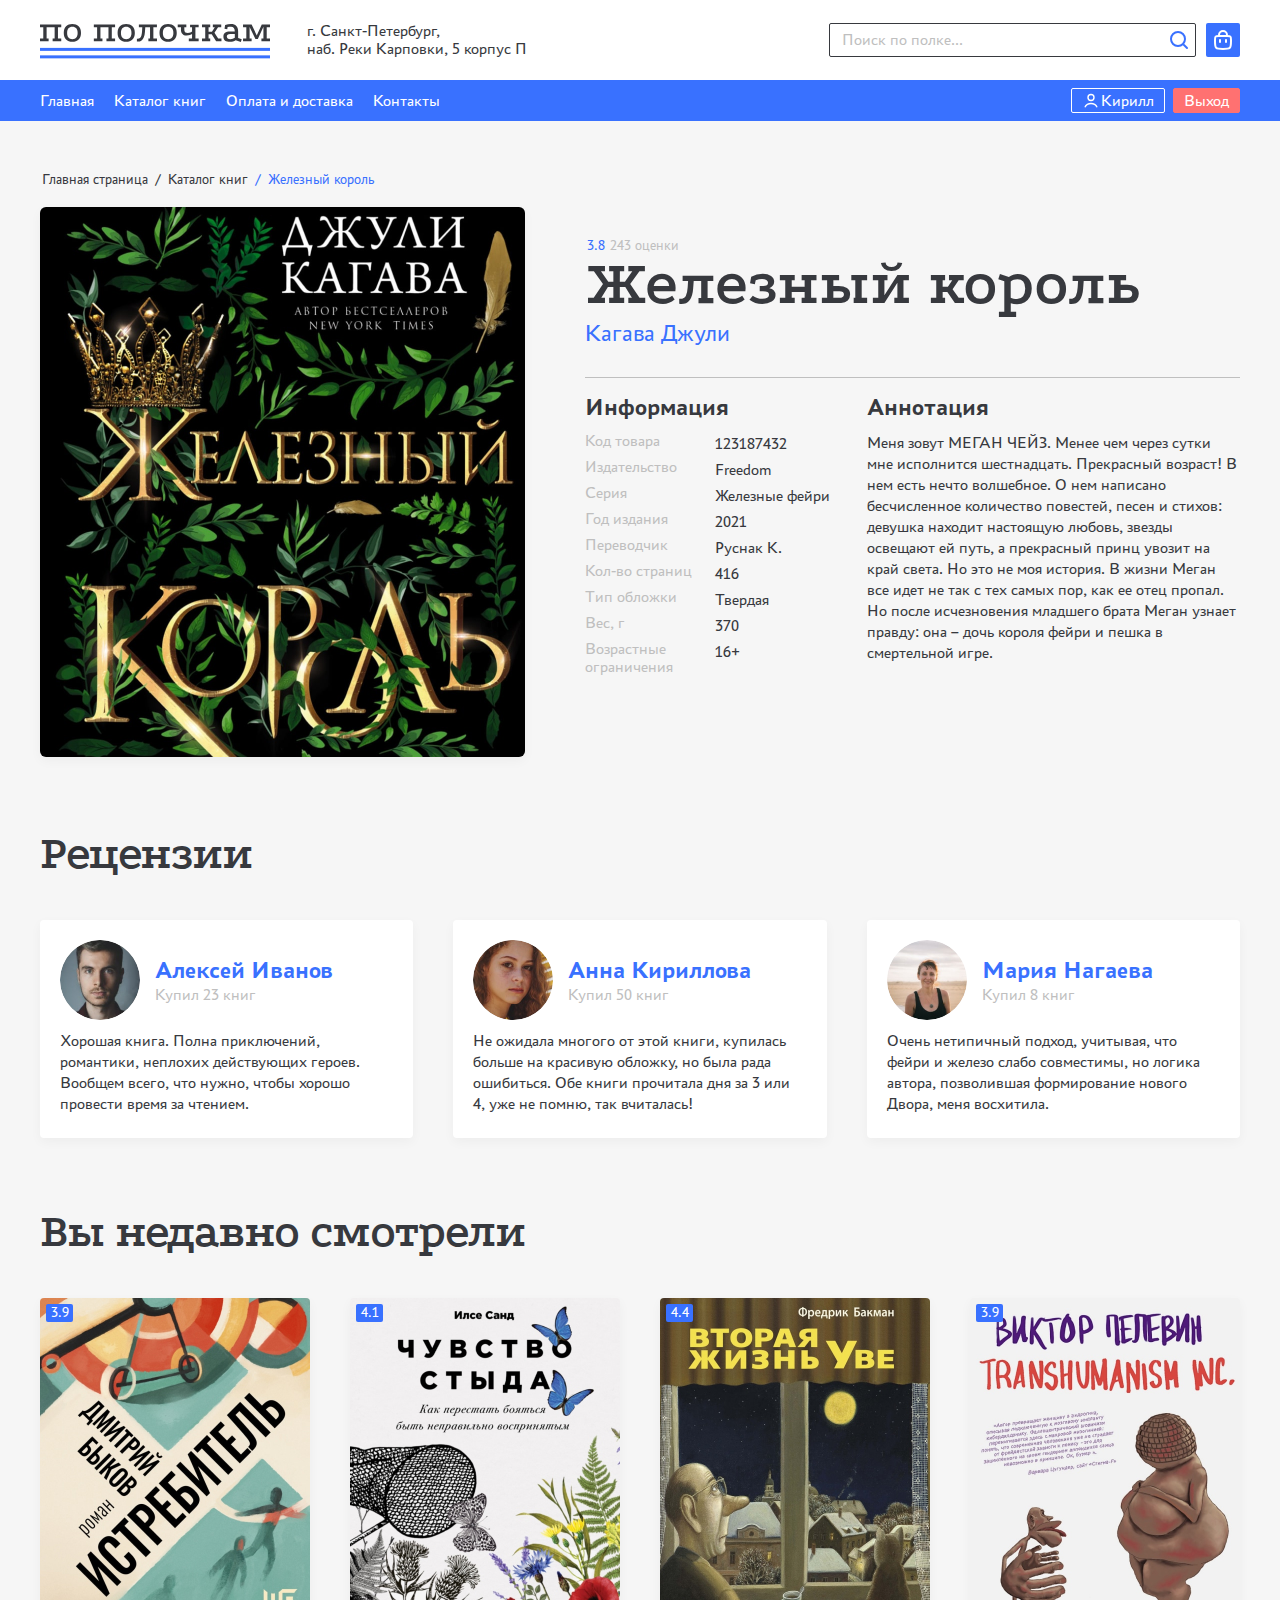
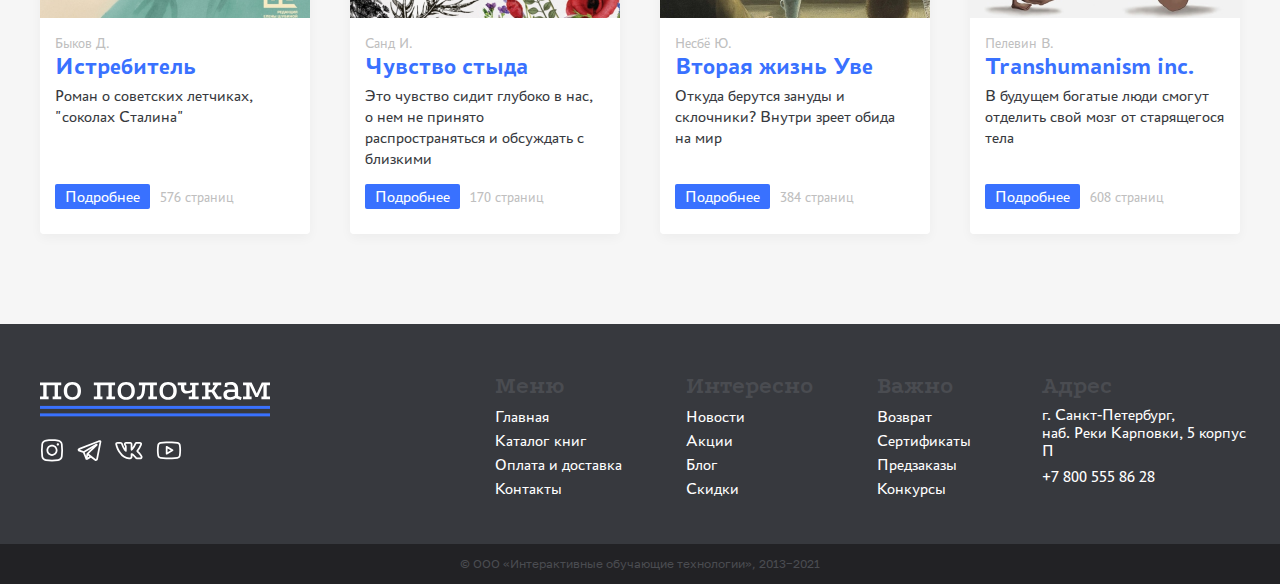
<file: iron-king.html>
<!DOCTYPE html>
<html lang="ru-RU">
  <head>
    <meta charset="UTF-8">
    <meta name="viewport" content="width=device-width, initial-scale=1.0">
    <meta http-equiv="X-UA-Compatible" content="ie=edge">
    <link rel="stylesheet" type="text/css" href="./static/css/styles.css">
    <title>Книга Железный король</title>
  </head>
  <body>
    <div class="wrapper">
      <header class="header">
        <div class="container">
          <div class="header__wrapper"><a class="header__logo-link" href="index.html"><span class="visually-hidden">Логотип сайта "По полочкам"</span><svg class="header__logo" width="230" height="35" viewBox="0 0 230 35" fill="none" xmlns="http://www.w3.org/2000/svg">
              <path d="M0 0.612722H21.2467V3.21678H17.9631V14.5521H21.2467V17.1945H12.6321V14.5521H14.6409V3.21678H6.6058V14.5521H8.61458V17.1945H0V14.5521H3.28358V3.21678H0V0.612722Z" fill="#37393E"/>
              <path d="M32.3032 0C34.93 0 37.029 0.791432 38.5999 2.37429C40.1966 3.95716 40.995 6.13997 40.995 8.92275C40.995 11.7055 40.1966 13.8883 38.5999 15.4712C37.029 17.0285 34.93 17.8072 32.3032 17.8072C29.7278 17.8072 27.6546 17.0285 26.0837 15.4712C24.5385 13.8883 23.7658 11.7055 23.7658 8.92275C23.7658 6.13997 24.5385 3.95716 26.0837 2.37429C27.6546 0.791432 29.7278 0 32.3032 0ZM32.3418 2.71895C30.6163 2.71895 29.3158 3.25508 28.4401 4.32734C27.5645 5.3996 27.1267 6.9314 27.1267 8.92275C27.1267 10.8886 27.5645 12.4204 28.4401 13.5181C29.3158 14.5904 30.6163 15.1265 32.3418 15.1265C34.093 15.1265 35.4065 14.5904 36.2821 13.5181C37.1835 12.4204 37.6342 10.8886 37.6342 8.92275C37.6342 6.9314 37.1835 5.3996 36.2821 4.32734C35.4065 3.25508 34.093 2.71895 32.3418 2.71895Z" fill="#37393E"/>
              <path d="M53.8336 0.612722H75.0803V3.21678H71.7967V14.5521H75.0803V17.1945H66.4657V14.5521H68.4745V3.21678H60.4394V14.5521H62.4482V17.1945H53.8336V14.5521H57.1172V3.21678H53.8336V0.612722Z" fill="#37393E"/>
              <path d="M86.1367 0C88.7636 0 90.8625 0.791432 92.4335 2.37429C94.0302 3.95716 94.8286 6.13997 94.8286 8.92275C94.8286 11.7055 94.0302 13.8883 92.4335 15.4712C90.8625 17.0285 88.7636 17.8072 86.1367 17.8072C83.5614 17.8072 81.4882 17.0285 79.9173 15.4712C78.372 13.8883 77.5994 11.7055 77.5994 8.92275C77.5994 6.13997 78.372 3.95716 79.9173 2.37429C81.4882 0.791432 83.5614 0 86.1367 0ZM86.1754 2.71895C84.4499 2.71895 83.1493 3.25508 82.2737 4.32734C81.3981 5.3996 80.9603 6.9314 80.9603 8.92275C80.9603 10.8886 81.3981 12.4204 82.2737 13.5181C83.1493 14.5904 84.4499 15.1265 86.1754 15.1265C87.9266 15.1265 89.2401 14.5904 90.1157 13.5181C91.0171 12.4204 91.4677 10.8886 91.4677 8.92275C91.4677 6.9314 91.0171 5.3996 90.1157 4.32734C89.2401 3.25508 87.9266 2.71895 86.1754 2.71895Z" fill="#37393E"/>
              <path d="M96.9074 17.4625V14.7436C98.2466 14.8968 99.2638 14.667 99.9592 14.0543C100.655 13.4416 101.144 12.5608 101.427 11.4119C101.736 10.2375 101.942 8.90998 102.045 7.42924L102.277 3.21678H98.8775V0.612722H116.918V3.21678H113.364V14.5521H116.995V17.1945H108.381V14.5521H110.042V3.21678H105.29L104.904 8.34832C104.775 10.212 104.415 11.8715 103.822 13.3267C103.256 14.7819 102.406 15.8924 101.273 16.6583C100.139 17.3987 98.6844 17.6668 96.9074 17.4625Z" fill="#37393E"/>
              <path d="M128.049 0C130.676 0 132.775 0.791432 134.346 2.37429C135.943 3.95716 136.741 6.13997 136.741 8.92275C136.741 11.7055 135.943 13.8883 134.346 15.4712C132.775 17.0285 130.676 17.8072 128.049 17.8072C125.474 17.8072 123.401 17.0285 121.83 15.4712C120.285 13.8883 119.512 11.7055 119.512 8.92275C119.512 6.13997 120.285 3.95716 121.83 2.37429C123.401 0.791432 125.474 0 128.049 0ZM128.088 2.71895C126.362 2.71895 125.062 3.25508 124.186 4.32734C123.311 5.3996 122.873 6.9314 122.873 8.92275C122.873 10.8886 123.311 12.4204 124.186 13.5181C125.062 14.5904 126.362 15.1265 128.088 15.1265C129.839 15.1265 131.153 14.5904 132.028 13.5181C132.93 12.4204 133.38 10.8886 133.38 8.92275C133.38 6.9314 132.93 5.3996 132.028 4.32734C131.153 3.25508 129.839 2.71895 128.088 2.71895Z" fill="#37393E"/>
              <path d="M152.05 9.995C151.509 10.3524 150.801 10.6971 149.925 11.029C149.049 11.3353 147.955 11.4885 146.641 11.4885C145.354 11.4885 144.324 11.297 143.551 10.9141C142.778 10.5056 142.199 9.98224 141.813 9.34399C141.452 8.70574 141.207 8.01643 141.079 7.27606C140.976 6.53569 140.937 5.80808 140.963 5.09324L141.001 3.25508H137.718V0.612722H146.332V3.25508H144.324V4.672C144.324 5.54002 144.375 6.29315 144.478 6.9314C144.607 7.56965 144.916 8.05472 145.405 8.38661C145.894 8.7185 146.693 8.88445 147.8 8.88445C148.779 8.88445 149.629 8.74404 150.35 8.4632C151.071 8.18237 151.638 7.90154 152.05 7.62071V3.29338H150.079V0.651017H158.655V3.29338H155.41V14.5521H158.655V17.1945H148.805V14.5521H152.05V9.995Z" fill="#37393E"/>
              <path d="M161.991 0.612722H170.219V3.21678H168.558V7.6973H171.958L174.816 3.21678H172.846V0.612722H181.229V3.21678H178.061L174.469 8.80786L178.177 14.5521H181.461V17.1945H176.13L171.726 10.3014H168.558V14.5521H170.219V17.1945H161.991V14.5521H165.236V3.21678H161.991V0.612722Z" fill="#37393E"/>
              <path d="M195.697 16.1605C193.972 17.2583 192.143 17.8072 190.212 17.8072C185.705 17.8072 183.438 16.0839 183.413 12.6374C183.387 9.24187 185.576 7.54412 189.98 7.54412L194.809 7.58242C194.809 4.28905 193.547 2.64236 191.023 2.64236C189.787 2.64236 188.654 2.79554 187.623 3.1019L187.237 5.16983L184.494 4.71029L185.151 1.07226C187.16 0.35742 189.091 0 190.946 0C193.315 0 195.105 0.638252 196.315 1.91475C197.526 3.16572 198.131 5.00389 198.131 7.42924V14.0543L201.723 15.2031L200.874 17.9221L195.697 16.1605ZM190.096 10.0716C187.907 10.0716 186.812 10.9141 186.812 12.5991C186.812 14.3096 187.997 15.1648 190.366 15.1648C192.066 15.1648 193.547 14.7053 194.809 13.7862V10.1099L190.096 10.0716Z" fill="#37393E"/>
              <path d="M203.036 17.1945V14.5521H206.32V3.21678H203.036V0.612722H211.612L216.75 11.4119L221.772 0.612722H230V3.21678H226.716V14.5521H230V17.1945H221.424V14.5521H223.433V2.83383L217.831 14.8968H215.436L209.603 3.02531V14.5521H211.612V17.1945H203.036Z" fill="#37393E"/>
              <rect y="23.8961" width="230" height="2.98701" fill="#3971FF"/>
              <rect y="31.3636" width="230" height="2.98701" fill="#3971FF"/>
              </svg></a>
            <p class="header__address">г. Санкт-Петербург, <br> наб. Pеки Карповки, 5 корпус П</p>
            <div class="user-header">
              <div class="user-header__search">
                <input class="user-header__search-input" type="text" name="user-headerSearch" placeholder="Поиск по полке...">
                <button class="user-header__search-button" type="submit"><span class="visually-hidden">Найти</span><svg class="user-header__search-icon" width="24" height="24" viewBox="0 0 24 24" fill="none" xmlns="http://www.w3.org/2000/svg">
                  <circle cx="11" cy="11" r="7" stroke="#3971FF" stroke-width="2"/>
                  <path d="M20 20L17 17" stroke="#3971FF" stroke-width="2" stroke-linecap="round"/>
                  </svg>
                </button>
              </div><a class="user-header__basket" href="#"><span class="visually-hidden">Корзина</span><svg class="user-header__basket-icon" width="24" height="24" viewBox="0 0 24 24" fill="none" xmlns="http://www.w3.org/2000/svg">
                <path d="M8 8L8 7C8 4.79086 9.79086 3 12 3V3C14.2091 3 16 4.79086 16 7L16 8" stroke="white" stroke-width="2" stroke-linecap="round"/>
                <path d="M15 14V12" stroke="white" stroke-width="2" stroke-linecap="round"/>
                <path d="M9 14V12" stroke="white" stroke-width="2" stroke-linecap="round"/>
                <path d="M4 12C4 10.1144 4 9.17157 4.58579 8.58579C5.17157 8 6.11438 8 8 8H16C17.8856 8 18.8284 8 19.4142 8.58579C20 9.17157 20 10.1144 20 12V13C20 16.7712 20 18.6569 18.8284 19.8284C17.6569 21 15.7712 21 12 21V21C8.22876 21 6.34315 21 5.17157 19.8284C4 18.6569 4 16.7712 4 13V12Z" stroke="white" stroke-width="2"/>
                </svg></a>
            </div>
          </div>
        </div>
        <nav class="nav">
          <div class="container">
            <div class="nav__content">
              <ul class="nav__list">
                <li class="nav__item"><a class="nav__link" href="index.html">Главная</a></li>
                <li class="nav__item"><a class="nav__link" href="catalog.html">Каталог книг</a></li>
                <li class="nav__item"><a class="nav__link" href="#">Оплата и доставка</a></li>
                <li class="nav__item"><a class="nav__link" href="#">Контакты</a></li>
              </ul>
              <ul class="user-nav">
                <li class="user-nav__item"><a class="user-nav__link user-nav__link--transparent" href="#">
                    <svg class="user-nav__icon" width="18" height="19" viewBox="0 0 18 19" fill="none" xmlns="http://www.w3.org/2000/svg">
                    <path d="M14.7956 15.8353C14.4537 14.8785 13.7004 14.033 12.6526 13.4299C11.6047 12.8269 10.3208 12.5 9 12.5C7.6792 12.5 6.3953 12.8269 5.34743 13.4299C4.29957 14.033 3.5463 14.8785 3.20445 15.8353" stroke-width="1.4" stroke-linecap="round"/>
                    <circle cx="9" cy="6.5" r="3" stroke-width="1.4" stroke-linecap="round"/>
                    </svg><span class="user-nav__text">Кирилл</span></a></li>
                <li class="user-nav__item"><a class="user-nav__link user-nav__link--transparent user-nav__link--red" href="#"><span class="user-nav__text">Выход</span></a></li>
              </ul>
            </div>
          </div>
        </nav>
      </header>
      <div class="content">
        <main class="book-page">
          <section class="breadcrumbs">
            <div class="container">
              <ul class="breadcrumbs__list">
                          <li class="breadcrumbs__item"><a class="breadcrumbs__link" href="index.html">Главная страница</a>
                          </li>
                          <li class="breadcrumbs__item"><a class="breadcrumbs__link breadcrumbs__link--slash" href="catalog.html">Каталог книг</a>
                          </li>
                          <li class="breadcrumbs__item"><span class="breadcrumbs__text">Железный король</span>
                          </li>
              </ul>
            </div>
          </section>
          <section class="book">
            <div class="container">
              <div class="book__wrapper">
                <div class="book__picture"><img class="book__img" src="static/images/content/iron-king-head.jpg" width="485" height="550" alt="Обложка книги - Железный король"></div>
                <div class="book__inner">
                  <div class="book__top">
                    <div class="book__line">
                      <!-- svg иконка--><span class="book__star">3.8</span><span class="book__grade">243 оценки</span>
                    </div>
                    <h1 class="book__title">Железный король</h1>
                    <p class="book__author">Кагава Джули</p>
                  </div>
                  <div class="book__description">
                    <div class="book__information">
                      <h2 class="book__heading">Информация</h2>
                      <ul class="book__info-list">
                        <li class="book__info-item"><span class="book__term">Код товара</span><span class="book__def">123187432</span></li>
                        <li class="book__info-item"><span class="book__term">Издательство</span><span class="book__def">Freedom</span></li>
                        <li class="book__info-item"><span class="book__term">Серия</span><span class="book__def">Железные фейри</span></li>
                        <li class="book__info-item"><span class="book__term">Год издания</span><span class="book__def">2021</span></li>
                        <li class="book__info-item"><span class="book__term">Переводчик</span><span class="book__def">Руснак К.</span></li>
                        <li class="book__info-item"><span class="book__term">Кол-во страниц</span><span class="book__def">416</span></li>
                        <li class="book__info-item"><span class="book__term">Тип обложки</span><span class="book__def">Твердая</span></li>
                        <li class="book__info-item"><span class="book__term">Вес, г</span><span class="book__def">370</span></li>
                        <li class="book__info-item"><span class="book__term">Возрастные ограничения</span><span class="book__def">16+</span></li>
                      </ul>
                    </div>
                    <div class="book__annotation">
                      <h2 class="book__heading">Аннотация</h2>
                      <p class="book__text">Меня зовут МЕГАН ЧЕЙЗ. Менее чем через сутки мне исполнится шестнадцать. Прекрасный возраст! В нем есть нечто волшебное. О нем написано бесчисленное количество повестей, песен и стихов: девушка находит настоящую любовь, звезды освещают ей путь, а прекрасный принц увозит на край света. Но это не моя история. В жизни Меган все идет не так с тех самых пор, как ее отец пропал. Но после исчезновения младшего брата Меган узнает правду: она – дочь короля фейри и пешка в смертельной игре.</p>
                    </div>
                  </div>
                </div>
              </div>
            </div>
          </section>
          <section class="reviews">
            <div class="container">
              <h2 class="reviews__title section__title">Рецензии</h2>
              <ul class="reviews__list">
                <li class="reviews__item">
                  <div class="reviews__wrapper">
                    <div class="reviews__info">
                      <div class="reviews__box-images"><img class="reviews__img" src="static/images/content/review-4.jpg" alt="Фото автора отзыва" width="80" height="80"></div>
                      <div class="reviews__box">
                        <h3 class="reviews__name">Алексей Иванов</h3>
                        <p class="reviews__count">Купил 23 книг</p>
                      </div>
                    </div>
                    <p class="reviews__review">Хорошая книга. Полна приключений, романтики, неплохих действующих героев. Вообщем всего, что нужно, чтобы хорошо провести время за чтением. </p>
                  </div>
                </li>
                <li class="reviews__item">
                  <div class="reviews__wrapper">
                    <div class="reviews__info">
                      <div class="reviews__box-images"><img class="reviews__img" src="static/images/content/review-5.jpg" alt="Фото автора отзыва" width="80" height="80"></div>
                      <div class="reviews__box">
                        <h3 class="reviews__name">Анна Кириллова</h3>
                        <p class="reviews__count">Купил 50 книг</p>
                      </div>
                    </div>
                    <p class="reviews__review">Не ожидала многого от этой книги, купилась больше на красивую обложку, но была рада ошибиться. Обе книги прочитала дня за 3 или 4, уже не помню, так вчиталась!</p>
                  </div>
                </li>
                <li class="reviews__item">
                  <div class="reviews__wrapper">
                    <div class="reviews__info">
                      <div class="reviews__box-images"><img class="reviews__img" src="static/images/content/review-6.jpg" alt="Фото автора отзыва" width="80" height="80"></div>
                      <div class="reviews__box">
                        <h3 class="reviews__name">Мария Нагаева </h3>
                        <p class="reviews__count">Купил 8 книг</p>
                      </div>
                    </div>
                    <p class="reviews__review">Очень нетипичный подход, учитывая, что фейри и железо слабо совместимы, но логика автора, позволившая формирование нового Двора, меня восхитила. </p>
                  </div>
                </li>
              </ul>
            </div>
          </section>
          <section class="recently-viewed">
            <div class="container">
              <h2 class="recently-viewed__title section__title">Вы недавно смотрели</h2>
              <ul class="books">
                <li class="books__item">
                  <div class="books__inner"><img class="books__img" src="static/images/content/book-istrebitel-big.jpg" alt="Фото книги - &quot;Истребитель&quot;" width="275" height="320">
                    <div class="books__box">
                      <p class="books__author">Быков Д.</p>
                      <h3 class="books__name">Истребитель</h3>
                      <p class="books__description">Роман о советских летчиках, &quot;соколах Сталина&quot;</p>
                      <p class="books__stars">
                        <!-- svg иконка--><span class="books__star">3.9</span>
                      </p>
                      <div class="books__wrapper"><a class="books__link" href="#">Подробнее</a><span class="books__pages">576 страниц</span></div>
                    </div>
                  </div>
                </li>
                <li class="books__item">
                  <div class="books__inner"><img class="books__img" src="static/images/content/book-feelings-of-shame.jpg" alt="Фото книги - &quot;Чувство стыда&quot;" width="275" height="320">
                    <div class="books__box">
                      <p class="books__author">Санд И.</p>
                      <h3 class="books__name">Чувство стыда</h3>
                      <p class="books__description">Это чувство сидит глубоко в нас, о нем не принято распространяться и обсуждать с близкими</p>
                      <p class="books__stars">
                        <!-- svg иконка--><span class="books__star">4.1</span>
                      </p>
                      <div class="books__wrapper"><a class="books__link" href="#">Подробнее</a><span class="books__pages">170 страниц</span></div>
                    </div>
                  </div>
                </li>
                <li class="books__item">
                  <div class="books__inner"><img class="books__img" src="static/images/content/book-second-life-big.jpg" alt="Фото книги - &quot;Вторая жизнь Уве&quot;" width="275" height="320">
                    <div class="books__box">
                      <p class="books__author">Несбё Ю.</p>
                      <h3 class="books__name">Вторая жизнь Уве</h3>
                      <p class="books__description">Откуда берутся зануды и склочники? Внутри зреет обида на мир</p>
                      <p class="books__stars">
                        <!-- svg иконка--><span class="books__star">4.4</span>
                      </p>
                      <div class="books__wrapper"><a class="books__link" href="#">Подробнее</a><span class="books__pages">384 страниц</span></div>
                    </div>
                  </div>
                </li>
                <li class="books__item">
                  <div class="books__inner"><img class="books__img" src="static/images/content/book-transhumanism.jpg" alt="Фото книги - &quot;Transhumanism inc.&quot;" width="275" height="320">
                    <div class="books__box">
                      <p class="books__author">Пелевин В.</p>
                      <h3 class="books__name">Transhumanism inc.</h3>
                      <p class="books__description">В будущем богатые люди смогут отделить свой мозг от старящегося тела</p>
                      <p class="books__stars">
                        <!-- svg иконка--><span class="books__star">3.9</span>
                      </p>
                      <div class="books__wrapper"><a class="books__link" href="#">Подробнее</a><span class="books__pages">608 страниц</span></div>
                    </div>
                  </div>
                </li>
              </ul>
            </div>
          </section>
        </main>
      </div>
      <footer class="footer">
        <div class="container">
          <div class="footer__wrapper">
            <div class="footer__col"><a class="footer__logo-link" href="index.html"><span class="visually-hidden">Логотип сайта "По полочкам"</span><svg class='footer__logo' width='230' height='35' viewBox='0 0 230 35' fill='none' xmlns='http://www.w3.org/2000/svg'>
                <path d='M0 0.612722H21.2467V3.21678H17.9631V14.5521H21.2467V17.1945H12.6321V14.5521H14.6409V3.21678H6.6058V14.5521H8.61458V17.1945H0V14.5521H3.28358V3.21678H0V0.612722Z' fill='white'/>
                <path d='M32.3032 0C34.93 0 37.029 0.791432 38.5999 2.37429C40.1966 3.95716 40.995 6.13997 40.995 8.92275C40.995 11.7055 40.1966 13.8883 38.5999 15.4712C37.029 17.0285 34.93 17.8072 32.3032 17.8072C29.7278 17.8072 27.6546 17.0285 26.0837 15.4712C24.5385 13.8883 23.7658 11.7055 23.7658 8.92275C23.7658 6.13997 24.5385 3.95716 26.0837 2.37429C27.6546 0.791432 29.7278 0 32.3032 0ZM32.3418 2.71895C30.6163 2.71895 29.3158 3.25508 28.4401 4.32734C27.5645 5.3996 27.1267 6.9314 27.1267 8.92275C27.1267 10.8886 27.5645 12.4204 28.4401 13.5181C29.3158 14.5904 30.6163 15.1265 32.3418 15.1265C34.093 15.1265 35.4065 14.5904 36.2821 13.5181C37.1835 12.4204 37.6342 10.8886 37.6342 8.92275C37.6342 6.9314 37.1835 5.3996 36.2821 4.32734C35.4065 3.25508 34.093 2.71895 32.3418 2.71895Z' fill='white' />
                <path d='M53.8336 0.612722H75.0803V3.21678H71.7967V14.5521H75.0803V17.1945H66.4657V14.5521H68.4745V3.21678H60.4394V14.5521H62.4482V17.1945H53.8336V14.5521H57.1172V3.21678H53.8336V0.612722Z' fill='white'/>
                <path d='M86.1367 0C88.7636 0 90.8625 0.791432 92.4335 2.37429C94.0302 3.95716 94.8286 6.13997 94.8286 8.92275C94.8286 11.7055 94.0302 13.8883 92.4335 15.4712C90.8625 17.0285 88.7636 17.8072 86.1367 17.8072C83.5614 17.8072 81.4882 17.0285 79.9173 15.4712C78.372 13.8883 77.5994 11.7055 77.5994 8.92275C77.5994 6.13997 78.372 3.95716 79.9173 2.37429C81.4882 0.791432 83.5614 0 86.1367 0ZM86.1754 2.71895C84.4499 2.71895 83.1493 3.25508 82.2737 4.32734C81.3981 5.3996 80.9603 6.9314 80.9603 8.92275C80.9603 10.8886 81.3981 12.4204 82.2737 13.5181C83.1493 14.5904 84.4499 15.1265 86.1754 15.1265C87.9266 15.1265 89.2401 14.5904 90.1157 13.5181C91.0171 12.4204 91.4677 10.8886 91.4677 8.92275C91.4677 6.9314 91.0171 5.3996 90.1157 4.32734C89.2401 3.25508 87.9266 2.71895 86.1754 2.71895Z' fill='white' />
                <path d='M96.9074 17.4625V14.7436C98.2466 14.8968 99.2638 14.667 99.9592 14.0543C100.655 13.4416 101.144 12.5608 101.427 11.4119C101.736 10.2375 101.942 8.90998 102.045 7.42924L102.277 3.21678H98.8775V0.612722H116.918V3.21678H113.364V14.5521H116.995V17.1945H108.381V14.5521H110.042V3.21678H105.29L104.904 8.34832C104.775 10.212 104.415 11.8715 103.822 13.3267C103.256 14.7819 102.406 15.8924 101.273 16.6583C100.139 17.3987 98.6844 17.6668 96.9074 17.4625Z' fill='white' />
                <path d='M128.049 0C130.676 0 132.775 0.791432 134.346 2.37429C135.943 3.95716 136.741 6.13997 136.741 8.92275C136.741 11.7055 135.943 13.8883 134.346 15.4712C132.775 17.0285 130.676 17.8072 128.049 17.8072C125.474 17.8072 123.401 17.0285 121.83 15.4712C120.285 13.8883 119.512 11.7055 119.512 8.92275C119.512 6.13997 120.285 3.95716 121.83 2.37429C123.401 0.791432 125.474 0 128.049 0ZM128.088 2.71895C126.362 2.71895 125.062 3.25508 124.186 4.32734C123.311 5.3996 122.873 6.9314 122.873 8.92275C122.873 10.8886 123.311 12.4204 124.186 13.5181C125.062 14.5904 126.362 15.1265 128.088 15.1265C129.839 15.1265 131.153 14.5904 132.028 13.5181C132.93 12.4204 133.38 10.8886 133.38 8.92275C133.38 6.9314 132.93 5.3996 132.028 4.32734C131.153 3.25508 129.839 2.71895 128.088 2.71895Z' fill='white'/>
                <path d='M152.05 9.995C151.509 10.3524 150.801 10.6971 149.925 11.029C149.049 11.3353 147.955 11.4885 146.641 11.4885C145.354 11.4885 144.324 11.297 143.551 10.9141C142.778 10.5056 142.199 9.98224 141.813 9.34399C141.452 8.70574 141.207 8.01643 141.079 7.27606C140.976 6.53569 140.937 5.80808 140.963 5.09324L141.001 3.25508H137.718V0.612722H146.332V3.25508H144.324V4.672C144.324 5.54002 144.375 6.29315 144.478 6.9314C144.607 7.56965 144.916 8.05472 145.405 8.38661C145.894 8.7185 146.693 8.88445 147.8 8.88445C148.779 8.88445 149.629 8.74404 150.35 8.4632C151.071 8.18237 151.638 7.90154 152.05 7.62071V3.29338H150.079V0.651017H158.655V3.29338H155.41V14.5521H158.655V17.1945H148.805V14.5521H152.05V9.995Z' fill='white' />
                <path d='M161.991 0.612722H170.219V3.21678H168.558V7.6973H171.958L174.816 3.21678H172.846V0.612722H181.229V3.21678H178.061L174.469 8.80786L178.177 14.5521H181.461V17.1945H176.13L171.726 10.3014H168.558V14.5521H170.219V17.1945H161.991V14.5521H165.236V3.21678H161.991V0.612722Z' fill='white' />
                <path d='M195.697 16.1605C193.972 17.2583 192.143 17.8072 190.212 17.8072C185.705 17.8072 183.438 16.0839 183.413 12.6374C183.387 9.24187 185.576 7.54412 189.98 7.54412L194.809 7.58242C194.809 4.28905 193.547 2.64236 191.023 2.64236C189.787 2.64236 188.654 2.79554 187.623 3.1019L187.237 5.16983L184.494 4.71029L185.151 1.07226C187.16 0.35742 189.091 0 190.946 0C193.315 0 195.105 0.638252 196.315 1.91475C197.526 3.16572 198.131 5.00389 198.131 7.42924V14.0543L201.723 15.2031L200.874 17.9221L195.697 16.1605ZM190.096 10.0716C187.907 10.0716 186.812 10.9141 186.812 12.5991C186.812 14.3096 187.997 15.1648 190.366 15.1648C192.066 15.1648 193.547 14.7053 194.809 13.7862V10.1099L190.096 10.0716Z' fill='white' />
                <path d='M203.036 17.1945V14.5521H206.32V3.21678H203.036V0.612722H211.612L216.75 11.4119L221.772 0.612722H230V3.21678H226.716V14.5521H230V17.1945H221.424V14.5521H223.433V2.83383L217.831 14.8968H215.436L209.603 3.02531V14.5521H211.612V17.1945H203.036Z' fill='white' />
                <rect y='23.896' width='230' height='2.98701' fill='#3971FF' />
                <rect y='31.3635' width='230' height='2.98701' fill='#3971FF' />
                </svg></a>
              <ul class="footer__social social-list">
                <li class="social-list__item"><a class="social-list__link" href="#" target="_blank" rel="nofollow noopener"><span class="visually-hidden">Ссылка на instagram</span><svg class='social-list__icon' width='24' height='23' viewBox='0 0 24 23' xmlns='http://www.w3.org/2000/svg'>
                    <path d='M16.6667 5.51714C16.6667 4.87281 17.189 4.35048 17.8333 4.35048C18.4777 4.35048 19 4.87281 19 5.51714C19 6.16148 18.4777 6.68381 17.8333 6.68381C17.189 6.68381 16.6667 6.16148 16.6667 5.51714Z' />
                    <path fill-rule='evenodd' clip-rule='evenodd' d='M12 5.80881C8.93942 5.80881 6.45834 8.2899 6.45834 11.3505C6.45834 14.4111 8.93942 16.8921 12 16.8921C15.0606 16.8921 17.5417 14.4111 17.5417 11.3505C17.5417 8.2899 15.0606 5.80881 12 5.80881ZM8.20834 11.3505C8.20834 9.2564 9.90592 7.55881 12 7.55881C14.0941 7.55881 15.7917 9.2564 15.7917 11.3505C15.7917 13.4446 14.0941 15.1421 12 15.1421C9.90592 15.1421 8.20834 13.4446 8.20834 11.3505Z' />
                    <path fill-rule='evenodd' clip-rule='evenodd' d='M18.1346 0.655661C14.0903 0.203647 9.90974 0.203647 5.8654 0.655661C3.518 0.918017 1.62294 2.7672 1.34697 5.12681C0.863338 9.26183 0.863338 13.4391 1.34697 17.5741C1.62294 19.9338 3.518 21.7829 5.8654 22.0453C9.90974 22.4973 14.0903 22.4973 18.1346 22.0453C20.482 21.7829 22.3771 19.9338 22.6531 17.5741C23.1367 13.4391 23.1367 9.26183 22.6531 5.12681C22.3771 2.7672 20.482 0.918018 18.1346 0.655661ZM6.05978 2.39483C9.97493 1.95726 14.0251 1.95726 17.9403 2.39483C19.492 2.56827 20.7351 3.79282 20.9149 5.33011C21.3827 9.33005 21.3827 13.3709 20.9149 17.3708C20.7351 18.9081 19.492 20.1327 17.9403 20.3061C14.0251 20.7437 9.97493 20.7437 6.05978 20.3061C4.50799 20.1327 3.26492 18.9081 3.08512 17.3708C2.61729 13.3709 2.61729 9.33005 3.08512 5.33011C3.26492 3.79282 4.50799 2.56827 6.05978 2.39483Z' />
                    </svg></a></li>
                <li class="social-list__item"><a class="social-list__link" href="#" target="_blank" rel="nofollow noopener"><span class="visually-hidden">Ссылка на telegram</span><svg class='social-list__icon' width='25' height='21' viewBox='0 0 25 21' xmlns='http://www.w3.org/2000/svg'>
                    <path fill-rule='evenodd' clip-rule='evenodd' d='M5.7522 12.7069C5.80327 12.7241 5.85482 12.7363 5.90631 12.7438C5.96247 12.8757 6.03503 13.0465 6.11968 13.2461C6.32627 13.7334 6.60463 14.3923 6.89195 15.0798C7.4779 16.4818 8.06895 17.9269 8.19949 18.3406C8.36108 18.852 8.53189 19.1996 8.71837 19.437C8.81478 19.5597 8.92629 19.6669 9.05678 19.7481C9.12246 19.7889 9.19185 19.8224 9.26428 19.8474C9.26746 19.8485 9.27065 19.8495 9.27384 19.8506C9.64719 19.9916 9.98758 19.9328 10.2007 19.8611C10.3147 19.8226 10.407 19.7762 10.4724 19.7387C10.5057 19.7195 10.5339 19.7016 10.5564 19.6865L10.5617 19.6829L13.8589 17.6267L17.6675 20.5466C17.7237 20.5897 17.785 20.6259 17.8499 20.6542C18.3075 20.8539 18.7505 20.9235 19.1674 20.8666C19.5834 20.8097 19.9138 20.6349 20.1597 20.4382C20.4005 20.2455 20.5638 20.0297 20.6654 19.8694C20.7173 19.7875 20.7563 19.7151 20.7838 19.6596C20.7976 19.6317 20.8087 19.6077 20.8173 19.5884L20.8283 19.563L20.8325 19.553L20.8342 19.5487L20.835 19.5468L20.8357 19.545C20.8557 19.4949 20.8711 19.4431 20.8816 19.3903L24.3585 1.86053C24.3696 1.80447 24.3752 1.74745 24.3752 1.6903C24.3752 1.17695 24.1818 0.688811 23.727 0.392602C23.3383 0.139438 22.9052 0.128541 22.6316 0.149313C22.3363 0.171721 22.0637 0.2446 21.8807 0.302835C21.7855 0.333142 21.7057 0.362383 21.6481 0.384691C21.6192 0.395903 21.5955 0.405522 21.5778 0.412858L21.5645 0.418443L2.06521 8.06775L2.06268 8.06865C2.05025 8.07318 2.0343 8.07913 2.01534 8.08651C1.97758 8.10121 1.92699 8.12192 1.8679 8.14871C1.75265 8.20094 1.59097 8.28257 1.42506 8.39618C1.16001 8.57769 0.550437 9.07481 0.653082 9.89533C0.734969 10.5499 1.18341 10.9519 1.45663 11.1453C1.60666 11.2514 1.74918 11.3273 1.85298 11.3767C1.90114 11.3997 2.00112 11.4403 2.0445 11.4579L2.05544 11.4623L5.7522 12.7069ZM22.247 2.02984L22.2442 2.03102C22.2345 2.03525 22.2248 2.03929 22.2149 2.04316L2.69188 9.70175C2.68168 9.70574 2.67142 9.70955 2.66108 9.71317L2.65021 9.71729C2.63772 9.72215 2.61669 9.73068 2.5903 9.74264C2.57534 9.74943 2.55972 9.75683 2.5438 9.76477C2.56567 9.77709 2.58661 9.7878 2.60521 9.79666C2.62308 9.80516 2.6367 9.81097 2.64416 9.81403L6.31056 11.0484C6.37767 11.0709 6.44023 11.1009 6.49765 11.137L18.6039 4.05006L18.6152 4.04336C18.6241 4.03815 18.6356 4.03145 18.6495 4.0236C18.6771 4.00803 18.7149 3.98729 18.7599 3.96437C18.844 3.92161 18.9784 3.85813 19.1298 3.81133C19.2353 3.77874 19.5462 3.68694 19.8823 3.79474C20.0897 3.86128 20.3045 4.00432 20.4442 4.24665C20.5136 4.36703 20.5506 4.48797 20.5685 4.59867C20.616 4.77307 20.6085 4.94527 20.5713 5.09395C20.4911 5.41421 20.2661 5.66402 20.0613 5.85509C19.8859 6.01891 17.6163 8.2074 15.3773 10.3678C14.2607 11.4452 13.1555 12.5119 12.3295 13.3093L11.7869 13.833L18.6375 19.0852C18.7946 19.1414 18.8875 19.1385 18.9305 19.1327C18.9817 19.1257 19.0236 19.106 19.0664 19.0717C19.1143 19.0334 19.1561 18.9817 19.1874 18.9324L19.1887 18.9303L22.5609 1.92852C22.5109 1.94055 22.4603 1.95487 22.4115 1.9704C22.3563 1.98798 22.3107 2.00473 22.2805 2.01643C22.2656 2.02223 22.2548 2.02662 22.2489 2.02905L22.247 2.02984ZM12.3755 16.4894L11.0087 15.4416L10.6776 17.5482L12.3755 16.4894ZM9.75495 13.3623L11.1141 12.0502C11.9402 11.2527 13.0455 10.1859 14.1621 9.10845L15.2967 8.01384L7.69002 12.4668L7.73084 12.563C7.93816 13.0519 8.21775 13.7138 8.5066 14.4049C8.72258 14.9217 8.94844 15.4659 9.15415 15.9696L9.48436 13.8691C9.51619 13.6666 9.61513 13.4913 9.75495 13.3623Z' />
                    </svg></a></li>
                <li class="social-list__item"><a class="social-list__link" href="#" target="_blank" rel="nofollow noopener"><span class="visually-hidden">Ссылка на vkontakte</span><svg class='social-list__icon' width='28' height='19' viewBox='0 0 28 19' xmlns='http://www.w3.org/2000/svg'>
                    <path fill-rule='evenodd' clip-rule='evenodd' d='M27.3058 15.0265C26.6713 13.7484 25.8351 12.5809 24.8296 11.5688C24.4874 11.171 24.0861 10.7785 23.7729 10.472L23.7292 10.4292C23.5677 10.2711 23.4341 10.1398 23.3249 10.0268C24.6998 8.11487 25.8766 6.06761 26.8368 3.9166L26.8756 3.82981L26.9027 3.73872C27.0289 3.31535 27.1742 2.51027 26.6601 1.7827C26.1287 1.03069 25.2777 0.895067 24.7079 0.895067H22.0863C21.5398 0.87001 20.9986 1.01776 20.5401 1.31814C20.0781 1.62079 19.7247 2.06224 19.5303 2.57828C18.9656 3.92309 18.2592 5.20223 17.4238 6.39431V3.32214C17.4238 2.92502 17.3865 2.26071 16.9612 1.70001C16.4521 1.02866 15.7158 0.895067 15.2047 0.895067H11.0449C10.509 0.882671 9.98777 1.0743 9.58721 1.43202C9.177 1.79836 8.92561 2.31008 8.88636 2.85867L8.88264 2.91064V2.96274C8.88264 3.52913 9.10707 3.94693 9.28638 4.20968C9.36665 4.32732 9.45252 4.4344 9.50676 4.50204L9.51928 4.51765C9.57712 4.58977 9.61572 4.6379 9.65446 4.69061C9.75637 4.82923 9.90295 5.04296 9.94442 5.59603V7.31448C9.22729 6.1356 8.47077 4.56683 7.90156 2.89134L7.89283 2.86563L7.88314 2.84026C7.74121 2.46854 7.51357 1.92767 7.05765 1.51378C6.52503 1.03025 5.89505 0.895067 5.32212 0.895067H2.66219C2.08258 0.895067 1.38383 1.03066 0.862448 1.58066C0.34974 2.12151 0.291672 2.76958 0.291672 3.11416V3.26948L0.324384 3.42131C1.06114 6.84095 2.57923 10.0433 4.75938 12.7779C5.74779 14.3367 7.08713 15.6432 8.67082 16.5928C10.2798 17.5575 12.0949 18.1262 13.9667 18.252L14.0156 18.2553H14.0645C14.9113 18.2553 15.7941 18.1822 16.4579 17.7398C17.3534 17.1431 17.4238 16.2265 17.4238 15.7698V14.4422C17.6536 14.628 17.9388 14.8781 18.2878 15.2142C18.7098 15.6366 19.0458 16.0025 19.334 16.322L19.4878 16.493L19.4887 16.494C19.7125 16.7431 19.9328 16.9884 20.1333 17.1901C20.3854 17.4435 20.6962 17.7228 21.0869 17.9291C21.51 18.1525 21.954 18.2535 22.4256 18.2535H25.0874C25.6481 18.2535 26.4524 18.1209 27.0179 17.4653C27.6342 16.7508 27.5871 15.8751 27.3933 15.2458L27.3585 15.1326L27.3058 15.0265ZM20.6334 15.1497C20.3337 14.8176 19.9724 14.4238 19.5158 13.9673L19.512 13.9635C17.9299 12.4382 17.1907 12.1724 16.6679 12.1724C16.3899 12.1724 16.0823 12.2036 15.8826 12.4523C15.7884 12.5697 15.7389 12.7112 15.7111 12.8588C15.6834 13.0062 15.6738 13.1792 15.6738 13.3763V15.7698C15.6738 16.0671 15.625 16.1919 15.4875 16.2835C15.3043 16.4056 14.9129 16.5045 14.0743 16.5053C12.4826 16.3968 10.9392 15.9124 9.57074 15.0919C8.19954 14.2698 7.04327 13.1336 6.19719 11.777L6.18798 11.7622L6.17708 11.7487C4.14561 9.22016 2.73004 6.254 2.04202 3.08461C2.04575 2.93183 2.07886 2.84119 2.13248 2.78461C2.18775 2.72631 2.32166 2.64507 2.66219 2.64507H5.32212C5.61802 2.64507 5.77116 2.70943 5.88137 2.80948C6.00632 2.92292 6.11469 3.11554 6.24635 3.45949C6.89923 5.3798 7.78212 7.17563 8.61817 8.4961C9.03605 9.1561 9.44731 9.70544 9.81785 10.0937C10.0028 10.2874 10.1842 10.4481 10.3573 10.5622C10.5249 10.6727 10.7148 10.7599 10.9102 10.7599C11.0133 10.7599 11.1338 10.7493 11.2499 10.6979C11.3748 10.6426 11.4717 10.5504 11.5402 10.4269C11.6613 10.2085 11.6944 9.88498 11.6944 9.46115V5.53682L11.6938 5.52762C11.6334 4.57288 11.3451 4.03584 11.0644 3.65405C11.0029 3.57037 10.9423 3.4948 10.8892 3.42866L10.8747 3.41053C10.8164 3.33786 10.77 3.27912 10.7319 3.22327C10.6621 3.12095 10.635 3.04961 10.6328 2.97316C10.6419 2.88241 10.6847 2.79821 10.7529 2.73729C10.8237 2.67405 10.9163 2.64113 11.0112 2.64507H15.2047C15.4451 2.64507 15.5261 2.70373 15.5669 2.75746C15.6244 2.83332 15.6738 2.99108 15.6738 3.32214V8.60552C15.6738 9.23311 15.9631 9.65795 16.3833 9.65795C16.8667 9.65795 17.2152 9.36461 17.8246 8.75521L17.8348 8.74503L17.8439 8.73391C19.2098 7.06815 20.3262 5.21248 21.1572 3.22501L21.1625 3.2101C21.2249 3.03449 21.3432 2.88413 21.4991 2.78199C21.655 2.67984 21.8401 2.63151 22.026 2.64437L22.0361 2.64507H24.7079C25.0723 2.64507 25.1922 2.7378 25.2309 2.79264C25.2722 2.851 25.3009 2.97605 25.2308 3.22129C24.2728 5.36377 23.0882 7.39743 21.6977 9.28809L21.6889 9.30148C21.5539 9.50791 21.4058 9.73632 21.3844 9.99862C21.3614 10.2803 21.4833 10.5363 21.6966 10.8107C21.8519 11.0405 22.1724 11.3542 22.4975 11.6725L22.5282 11.7025C22.8691 12.0361 23.2384 12.3976 23.5349 12.7475L23.5428 12.7568L23.5514 12.7654C24.4352 13.6469 25.17 14.6659 25.7274 15.7827C25.8163 16.0868 25.7618 16.2422 25.6927 16.3223C25.6118 16.4161 25.4306 16.5035 25.0874 16.5035H22.4256C22.2178 16.5035 22.0573 16.4625 21.9041 16.3816C21.7443 16.2972 21.58 16.163 21.374 15.9559C21.2081 15.7891 21.0268 15.5873 20.8057 15.3412C20.7508 15.2802 20.6935 15.2163 20.6334 15.1497Z' />
                    </svg></a></li>
                <li class="social-list__item"><a class="social-list__link" href="#" target="_blank" rel="nofollow noopener"><span class="visually-hidden">Ссылка на youtube</span><svg class='social-list__icon' width='26' height='19' viewBox='0 0 26 19' xmlns='http://www.w3.org/2000/svg'>
                    <path fill-rule='evenodd' clip-rule='evenodd' d='M11.1168 5.10023C10.8465 4.93805 10.5099 4.9338 10.2356 5.08912C9.96123 5.24443 9.79166 5.5353 9.79166 5.85054V12.8505C9.79166 13.1658 9.96123 13.4566 10.2356 13.612C10.5099 13.7673 10.8465 13.763 11.1168 13.6008L16.9502 10.1008C17.2137 9.94271 17.375 9.65789 17.375 9.35054C17.375 9.04319 17.2137 8.75837 16.9502 8.60023L11.1168 5.10023ZM14.7993 9.35054L11.5417 11.3051V7.39596L14.7993 9.35054Z' />
                    <path fill-rule='evenodd' clip-rule='evenodd' d='M18.8691 0.765368C14.9624 0.459721 11.0377 0.459721 7.13094 0.765368L4.51679 0.969886C2.92713 1.09425 1.62666 2.28566 1.36389 3.85838C0.756329 7.49461 0.756329 11.2065 1.36389 14.8427C1.62666 16.4154 2.92713 17.6068 4.51679 17.7312L7.13094 17.9357C11.0377 18.2414 14.9624 18.2414 18.8691 17.9357L21.4833 17.7312C23.0729 17.6068 24.3734 16.4154 24.6362 14.8427C25.2437 11.2065 25.2437 7.49461 24.6362 3.85838C24.3734 2.28566 23.0729 1.09425 21.4833 0.969886L18.8691 0.765368ZM7.26744 2.51004C11.0833 2.2115 14.9167 2.2115 18.7326 2.51004L21.3468 2.71456C22.135 2.77622 22.7798 3.36696 22.9101 4.14678C23.4858 7.59207 23.4858 11.109 22.9101 14.5543C22.7798 15.3341 22.135 15.9249 21.3468 15.9865L18.7326 16.191C14.9167 16.4896 11.0833 16.4896 7.26744 16.191L4.65329 15.9865C3.86507 15.9249 3.22025 15.3341 3.08996 14.5543C2.5143 11.109 2.5143 7.59207 3.08996 4.14678C3.22025 3.36696 3.86507 2.77622 4.65329 2.71456L7.26744 2.51004Z' />
                    </svg></a></li>
              </ul>
            </div>
            <nav class="footer__nav">
              <ul class="footer__nav-list footer-nav">
                <li class="footer-nav__item">
                  <h4 class="footer-nav__title">Меню</h4>
                  <ul class="footer-nav__sub-list">
                    <li class="footer-nav__sub-item"><a class="footer-nav__link" href="index.html">Главная</a></li>
                    <li class="footer-nav__sub-item"><a class="footer-nav__link" href="catalog.html">Каталог книг</a></li>
                    <li class="footer-nav__sub-item"><a class="footer-nav__link" href="#">Оплата и доставка</a></li>
                    <li class="footer-nav__sub-item"><a class="footer-nav__link" href="#">Контакты</a></li>
                  </ul>
                </li>
                <li class="footer-nav__item">
                  <h4 class="footer-nav__title">Интересно</h4>
                  <ul class="footer-nav__sub-list">
                    <li class="footer-nav__sub-item"><a class="footer-nav__link" href="#">Новости</a></li>
                    <li class="footer-nav__sub-item"><a class="footer-nav__link" href="#">Акции</a></li>
                    <li class="footer-nav__sub-item"><a class="footer-nav__link" href="#">Блог</a></li>
                    <li class="footer-nav__sub-item"><a class="footer-nav__link" href="#">Скидки</a></li>
                  </ul>
                </li>
                <li class="footer-nav__item">
                  <h4 class="footer-nav__title">Важно</h4>
                  <ul class="footer-nav__sub-list">
                    <li class="footer-nav__sub-item"><a class="footer-nav__link" href="#">Возврат</a></li>
                    <li class="footer-nav__sub-item"><a class="footer-nav__link" href="#">Сертификаты</a></li>
                    <li class="footer-nav__sub-item"><a class="footer-nav__link" href="#">Предзаказы</a></li>
                    <li class="footer-nav__sub-item"><a class="footer-nav__link" href="#">Конкурсы</a></li>
                  </ul>
                </li>
                <li class="footer-nav__item">
                  <h4 class="footer-nav__title footer-nav__title--more">Адрес</h4>
                  <ul class="footer-nav__sub-list">
                    <li class="footer-nav__sub-item">
                      <p class="footer-nav__text">г. Санкт-Петербург, <br> наб. Pеки Карповки, 5 корпус П</p>
                    </li>
                    <li class="footer-nav__sub-item"><a class="footer-nav__link" href="tel:+78005558628">+7 800 555 86 28</a></li>
                  </ul>
                </li>
              </ul>
            </nav>
          </div>
        </div>
        <p class="footer__copyright">© ООО «Интерактивные обучающие технологии», 2013−2021</p>
      </footer>
    </div>
  </body>
</html>
</file>
<file: static/css/styles.css>
@font-face {
  font-weight: 400;
  font-style: normal;
  font-display: swap;
  font-family: "PTSansAstra";
  src: url("../fonts/astra/regular/PT-Astra-Sans_Regular.woff") format("woff"),
    url("../fonts/astra/regular/PT-Astra-Sans_Regular.woff2") format("woff2"),
    url("../fonts/astra/regular/PT-Astra-Sans_Regular.ttf") format("truetype");
}

@font-face {
  font-weight: 700;
  font-style: normal;
  font-display: swap;
  font-family: "PTSansAstra";
  src: url("../fonts/astra/bold/PT-Astra-Sans_Bold.woff") format("woff"),
    url("../fonts/astra/bold/PT-Astra-Sans_Bold.woff2") format("woff2"),
    url("../fonts/astra/bold/PT-Astra-Sans_Bold.ttf") format("truetype");
}

@font-face {
  font-weight: 400;
  font-style: normal;
  font-display: swap;
  font-family: "Golos";
  src: url("../fonts/golos/regular/GolosText-Regular.woff") format("woff"),
    url("../fonts/golos/regular/GolosText-Regular.woff2") format("woff2"),
    url("../fonts/golos/regular/GolosText-Regular.ttf") format("truetype");
}

@font-face {
  font-weight: 500;
  font-style: normal;
  font-display: swap;
  font-family: "Golos";
  src: url("../fonts/golos/medium/GolosText-Medium.woff") format("woff"),
    url("../fonts/golos/medium/GolosText-Medium.woff2") format("woff2"),
    url("../fonts/golos/medium/GolosText-Medium.ttf") format("truetype");
}

@font-face {
  font-weight: 600;
  font-style: normal;
  font-display: swap;
  font-family: "Podkova";
  src: url("../fonts/podkova/semibold/Podkova-SemiBold.woff") format("woff"),
    url("../fonts/podkova/semibold/Podkova-SemiBold.woff2") format("woff2"),
    url("../fonts/podkova/semibold/Podkova-SemiBold.ttf") format("truetype");
}

@font-face {
  font-weight: 700;
  font-style: normal;
  font-display: swap;
  font-family: "Podkova";
  src: url("../fonts/podkova/bold/Podkova-Bold.woff") format("woff"),
    url("../fonts/podkova/bold/Podkova-Bold.woff2") format("woff2"),
    url("../fonts/podkova/bold/Podkova-Bold.ttf") format("truetype");
}

html {
  font-family: "PTSansAstra", "Arial", sans-serif;
  font-size: 16px;
  font-weight: 400;
  height: 100%;
  scroll-behavior: smooth;
}

body {
  background-color: #f6f6f6;
  color: #37393e;
  height: 100%;
  scroll-behavior: smooth;
  text-rendering: optimizeSpeed;
  line-height: 1.5;
}

*,
*::before,
*::after {
  box-sizing: border-box;
}

body,
h1,
h2,
h3,
h4,
h5,
h6,
p,
ol,
ul {
  margin: 0;
  padding: 0;
  font-weight: normal;
}

body {
  margin: 0 auto;
}

ol,
ul {
  list-style: none;
}

img {
  max-width: 100%;
  display: block;
}

input,
button,
textarea,
select {
  font: inherit;
}

textarea {
  resize: none;
}

section {
  position: relative;
}

.wrapper {
  display: flex;
  flex-direction: column;
  height: 100%;
}

main {
  flex: 1 0 auto;
}

.container {
  margin: 0 auto;
  max-width: 1300px;
  padding: 0 40px;
  width: 100%;
}

.visually-hidden {
  position: absolute;
  white-space: nowrap;
  width: 1px;
  height: 1px;
  overflow: hidden;
  border: 0;
  padding: 0;
  clip: rect(0 0 0 0);
  clip-path: inset(50%);
  margin: -1px;
}

.section__title {
  font-family: "Podkova", "Arial", sans-serif;
  font-size: 48px;
  font-weight: 500;
  line-height: 53px;
  letter-spacing: -0.02em;
  margin: 0 0 40px 0;
}

.index-page {
  padding: 0 0 89px 0;
}

.catalog-page {
  padding: 61px 0 0 0;
}

.book-page {
  padding: 21px 0 0 0;
}

.footer {
  flex: 0 0 auto;
  background-color: #37393e;
}

.footer__wrapper {
  display: grid;
  grid-template-columns: min-content 1fr;
  gap: 225px;
  padding: 48px 0 43px;
}

.footer__col {
  display: flex;
  flex-direction: column;
  max-width: 300px;
}

.footer__logo-link {
  margin: 0 0 15px 0;
  padding: 10px 0 0 0;
}

.footer__copyright {
  padding: 13px 0;
  background-color: #222225;
  color: #4a4c51;
  font-size: 12px;
  font-family: "Golos", "Arial", sans-serif;
  line-height: 14px;
  text-align: center;
}

.header {
  background: #ffffff;
}

.header__wrapper {
  display: flex;
  flex-wrap: wrap;
  align-items: center;
  padding: 24px 0 14px;
}

.header__logo-link {
  display: block;
  margin: 0 37px 0 0;
}

.header__address {
  margin: -10px 0 0 0;
  line-height: 18px;
}

.nav {
  padding: 8px 0;
  background-color: #3971ff;
}

.nav__content {
  display: flex;
  align-items: center;
}

.nav__list {
  display: flex;
  flex-wrap: wrap;
  align-items: center;
}

.nav__item:not(:last-child) {
  margin: 0 20px 0 0;
}

.nav__link {
  position: relative;
  color: #ffffff;
  line-height: 19px;
  text-decoration: none;
  transition: all ease-out 0.15s;
}

.nav__link--active::after {
  content: "";
  position: absolute;
  bottom: -2px;
  left: 0;
  width: 100%;
  height: 1px;
  background-color: #ffffff;
}

.nav__link:not([href]) {
  cursor: default;
}

.nav__link[href]:hover {
  opacity: 0.7;
}

.nav__link[href]:focus {
  outline: none;
  opacity: 0.7;
}

.pagination__list {
  display: flex;
  align-items: center;
  justify-content: center;
}

.pagination__link {
  display: flex;
  align-items: center;
  justify-content: center;
  min-width: 26px;
  height: 26px;
  color: #bfbfbf;
  font-family: "Golos", "Arial", sans-serif;
  line-height: 24px;
  text-decoration: none;
  transition: all ease-out 0.15s;
}

.pagination__link[href]:hover {
  opacity: 0.7;
}

.pagination__link--active {
  border: 2px solid #3971ff;
  border-radius: 2px;
  color: #37393e;
  cursor: default;
}

.pagination__link--arrow svg {
  fill: #bfbfbf;
}

.pagination__link--arrow[href]:hover {
  opacity: 1;
}

.pagination__link--arrow[href]:hover svg {
  fill: #3971ff;
}

.user-header {
  display: flex;
  align-items: center;
  width: 100%;
  max-width: 411px;
  margin: -10px 0 0 auto;
}

.user-header__search {
  position: relative;
  display: flex;
  width: 100%;
  margin: 0 10px 0 0;
}

.user-header__search-input {
  flex-grow: 1;
  padding: 7px 40px 7px 12px;
  border: 0.5px solid #37393e;
  border-radius: 2px;
  line-height: 18px;
}

.user-header__search-input::placeholder {
  color: #bfbfbf;
}

.user-header__search-button {
  position: absolute;
  top: 50%;
  right: 5px;
  display: flex;
  padding: 0;
  border: none;
  background-color: transparent;
  cursor: pointer;
  transition: opacity ease-out 0.15s;
  transform: translateY(-50%);
}

.user-header__search-button:hover {
  opacity: 0.7;
}

.user-header__basket {
  display: flex;
  align-items: center;
  justify-content: center;
  padding: 5px;
  border-radius: 2px;
  background-color: #3971ff;
  transition: all ease-out 0.15s;
}

.user-header__basket:hover {
  background-color: #98b5ff;
}

.user-header__basket:focus {
  background-color: #98b5ff;
  outline: none;
}

.user-nav {
  display: flex;
  margin: 0 0 0 auto;
}

.user-nav__item:not(:last-child) {
  margin: 0 8px 0 0;
}

.user-nav__link {
  display: flex;
  align-items: center;
  padding: 1px 10px;
  border: 1px solid #ffffff;
  border-radius: 2px;
  background-color: #ffffff;
  color: #3971ff;
  line-height: 21px;
  text-decoration: none;
  transition: all ease-out 0.15s;
}

.user-nav__link:hover,
.user-nav__link:focus {
  border-color: #f6f6f6;
  background-color: #f6f6f6;
  outline: none;
}

.user-nav__link:hover .user-nav__icon,
.user-nav__link:focus .user-nav__icon {
  stroke: #3971ff;
}

.user-nav__link--transparent {
  background-color: transparent;
  color: #ffffff;
}

.user-nav__link--transparent:hover,
.user-nav__link--transparent:focus {
  color: #3971ff;
}

.user-nav__link--red {
  border-color: #ff7171;
  background-color: #ff7171;
  color: #ffffff;
}

.user-nav__link--red:hover,
.user-nav__link--red:focus {
  border-color: #ff9292;
  background-color: #ff9292;
  color: #ffffff;
}

.user-nav__icon {
  margin: 0 1px 0 0;
  stroke: #ffffff;
  transition: all ease-out 0.15s;
}

.hero {
  margin: 0 0 70px 0;
  padding: 50px 0 0 0;
}

.slider {
  position: relative;
}

.slider__item {
  position: relative;
  display: flex;
  flex-direction: column;
  align-items: flex-start;
  overflow: hidden;
  min-height: 450px;
  padding: 22px 35px 32px;
  border-radius: 6px;
  background-color: #ff7d02;
}

.slider__item::before {
  content: "";
  position: absolute;
  top: 39px;
  right: 143px;
  z-index: 10;
  width: 301px;
  height: 540px;
  background-color: #fe872e;
  transform: rotate(-48.44deg);
}

.slider__title {
  max-width: 495px;
  margin: 0 0 24px 0;
  color: #ffffff;
  font-weight: 600;
  font-size: 64px;
  font-family: "Podkova", "Arial", sans-serif;
  line-height: 60px;
}

.slider__text {
  max-width: 395px;
  margin: 0 0 20px 0;
  color: #ffffff;
  line-height: 21px;
}

.slider__link {
  display: inline-block;
  margin: auto 0 0 0;
  padding: 10px 24px;
  border-radius: 2px;
  background-color: #3971ff;
  color: #ffffff;
  font-size: 20px;
  line-height: 23px;
  text-decoration: none;
  transition: all ease-out 0.15s;
}

.slider__link:hover {
  background-color: #98b5ff;
}

.slider__img {
  position: absolute;
  top: 50px;
  right: -4px;
  z-index: 20;
  transform: rotate(-27.28deg);
}

.slider__bullets {
  position: absolute;
  bottom: 20px;
  left: 50%;
  display: flex;
  align-items: center;
  transform: translateX(-50%);
}

.slider__bullet {
  display: flex;
  align-items: center;
}

.slider__bullet:not(:last-child) {
  margin: 0 4px 0 0;
}

.slider__bullet-button {
  position: relative;
  width: 8px;
  height: 8px;
  padding: 0;
  border: 1px solid #ffffff;
  border-radius: 50%;
  background-color: transparent;
  cursor: pointer;
  transition: all ease-out 0.15s;
}

.slider__bullet-button:hover {
  transform: scale(1.3);
}

.slider__bullet-button--active {
  width: 12px;
  height: 12px;
}

.slider__bullet-button--active::before {
  content: "";
  position: absolute;
  top: 50%;
  left: 50%;
  width: 8px;
  height: 8px;
  border-radius: 50%;
  background-color: #ffffff;
  transform: translate(-50%, -50%);
}

.slider__bullet-button:not(:last-child) {
  margin: 0 4px 0 0;
}

.slider__arrows {
  position: absolute;
  top: 50%;
  z-index: 50;
  width: 100%;
  height: 28px;
  transform: translateY(-86%);
}

.slider__arrow-button {
  position: absolute;
  display: flex;
  align-items: center;
  justify-content: center;
  width: 28px;
  height: 28px;
  padding: 0;
  border: none;
  border-radius: 50%;
  background-color: #ffffff;
  box-shadow: 0 0 10px rgba(57, 113, 255, 0.2);
  cursor: pointer;
  transition: all ease-out 0.15s;
}

.slider__arrow-button:hover {
  box-shadow: 0 0 15px rgba(57, 113, 255, 0.3);
}

.slider__arrow-button--prev {
  left: -14px;
}

.slider__arrow-button--next {
  right: -14px;
  transform: rotate(180deg);
}

.slider__icon-arrow {
  transform: translateX(-2px);
}

.books {
  display: flex;
  flex-wrap: wrap;
  margin: -40px -20px 0;
}

.books__item {
  position: relative;
  display: flex;
  flex: 0 0 25%;
  padding: 40px 20px 0;
}

.books__inner {
  position: relative;
  display: flex;
  flex-direction: column;
  overflow: hidden;
  border-radius: 4px;
  box-shadow: 0 4px 12px rgba(0, 0, 0, 0.04);
  transition: all ease-out 0.2s;
}

.books__inner:hover {
  box-shadow: 0 7px 12px rgba(0, 0, 0, 0.07);
}

.books__img {
  flex: 0 0 auto;
  object-fit: cover;
  width: 100%;
}

.books__box {
  display: flex;
  flex-direction: column;
  height: 100%;
  padding: 18px 16px 25px 15px;
  background-color: #ffffff;
}

.books__author {
  color: #bfbfbf;
  font-size: 14px;
  line-height: 16px;
}

.books__name {
  margin: 0 0 5px 0;
  color: #3971ff;
  font-weight: 700;
  font-size: 24px;
  line-height: 28px;
}

.books__description {
  margin: 0 0 15px 0;
  line-height: 21px;
}

.books__stars {
  position: absolute;
  top: 6px;
  left: 6px;
  display: flex;
  align-items: center;
  padding: 1px 4px;
  border-radius: 2px;
  background-color: #3971ff;
}

.books__star {
  margin: 0 0 0 1px;
  color: #ffffff;
  font-size: 14px;
  line-height: 16px;
}

.books__wrapper {
  margin: auto 0 0 0;
}

.books__link {
  display: inline-block;
  margin: 0 10px 0 0;
  padding: 2px 10px;
  border-radius: 2px;
  background-color: #3971ff;
  color: #ffffff;
  line-height: 21px;
  text-decoration: none;
  transition: all ease-out 0.15s;
}

.books__link:hover {
  background-color: #98b5ff;
}

.books__pages {
  color: #bfbfbf;
  font-size: 14px;
  line-height: 16px;
}

.new-books {
  margin: 0 0 70px 0;
}

.best-books {
  margin: 0 0 70px 0;
}

.reviews {
  margin: 0 0 67px 0;
}

.reviews__list {
  display: flex;
  flex-wrap: wrap;
  margin: -40px -20px 0;
}

.reviews__item {
  display: flex;
  flex: 0 0 33.33%;
  padding: 40px 20px 0;
}

.reviews__wrapper {
  display: flex;
  flex-direction: column;
  padding: 20px 25px 24px 20px;
  border-radius: 4px;
  background-color: #ffffff;
  box-shadow: 0 4px 12px rgba(0, 0, 0, 0.04);
}

.reviews__info {
  display: flex;
  align-items: center;
  margin: 0 0 10px 0;
}

.reviews__box-images {
  overflow: hidden;
  margin: 0 15px 0 0;
  border-radius: 50%;
}

.reviews__img {
  align-self: baseline;
  object-fit: cover;
  width: 80px;
  height: 80px;
}

.reviews__name {
  color: #3971ff;
  font-weight: 700;
  font-size: 24px;
  line-height: 28px;
}

.reviews__count {
  color: #bfbfbf;
  font-size: 16px;
  line-height: 21px;
}

.reviews__review {
  line-height: 21px;
}

.about__list {
  display: flex;
  flex-wrap: wrap;
  margin: -40px -20px 0;
}

.about__item {
  display: flex;
  flex: 0 0 50%;
  padding: 40px 20px 0;
}

.about__wrapper {
  padding: 16px 20px 21px 20px;
  border-radius: 4px;
  background-color: #ffffff;
  box-shadow: 0 4px 12px rgba(0, 0, 0, 0.04);
}

.about__heading {
  margin: 0 0 12px 0;
  padding: 0 210px 0 0;
  color: #3971ff;
  font-weight: 700;
  font-size: 24px;
  line-height: 28px;
}

.about__text {
  padding: 0 65px 0 0;
  line-height: 21px;
}

.social-list {
  display: flex;
  flex-wrap: wrap;
  align-items: center;
}

.social-list__item:not(:last-child) {
  margin: 0 13px 0 0;
}

.social-list__link {
  display: flex;
  align-items: center;
  justify-content: center;
}

.social-list__link:hover .social-list__icon {
  fill: #3971ff;
}

.social-list__icon {
  fill: #ffffff;
  transition: fill ease-out 0.15s;
}

.footer-nav {
  display: grid;
  grid-template-columns: 171px 171px 145px 218px;
  gap: 20px;
}

.footer-nav__title {
  margin: 0 0 6px 0;
  color: #4a4c51;
  font-weight: 700;
  font-size: 24px;
  font-family: "Podkova", "Arial", sans-serif;
  line-height: 27px;
}

.footer-nav__title--more {
  margin: 0 0 7px 0;
}

.footer-nav__link {
  display: inline-block;
  color: #ffffff;
  font-size: 16px;
  line-height: 18px;
  text-decoration: none;
}

.footer-nav__link:not([href]) {
  cursor: default;
}

.footer-nav__link[href]:hover {
  opacity: 0.7;
}

.footer-nav__link[href]:focus {
  outline: none;
  opacity: 0.7;
}

.footer-nav__text {
  margin: 0 0 5px 0;
  color: #ffffff;
  line-height: 18px;
}

.breadcrumbs__list {
  display: flex;
  flex-wrap: wrap;
  align-items: baseline;
  margin: 30px 0 0 0;
  padding: 0 0 0 2px;
}

.breadcrumbs__item {
  display: flex;
  font-size: 15px;
  line-height: 26px;
}

.breadcrumbs__link {
  margin: 0 20px 0 0;
  color: #37393e;
  font-size: 14px;
  line-height: 16px;
  text-decoration: none;
  transition: all ease-out 0.15s;
}

.breadcrumbs__link:hover {
  opacity: 0.7;
}

.breadcrumbs__link--slash {
  position: relative;
}

.breadcrumbs__link--slash::before {
  content: "/";
  position: absolute;
  left: -12px;
  color: #37393e;
  text-decoration: none;
}

.breadcrumbs__text {
  position: relative;
  color: #3971ff;
  font-size: 14px;
  line-height: 16px;
}

.breadcrumbs__text::before {
  content: "/";
  position: absolute;
  left: -12px;
  color: #3971ff;
  text-decoration: none;
}

.catalog {
  padding: 0 0 90px 0;
}

.catalog__title {
  margin: 8px 0 38px 0;
  font-weight: 600;
  font-size: 64px;
  font-family: "Podkova", "Arial", sans-serif;
  line-height: 60px;
}

.catalog__wrapper {
  display: flex;
  justify-content: space-between;
  margin: 0 0 48px 0;
}

.catalog-filter {
  flex: 0 0 20.16%;
}

.catalog-filter__form {
  display: flex;
  flex-direction: column;
  height: 100%;
  padding: 26px 30px 26px 24px;
  border-radius: 4px;
  background-color: #ffffff;
  box-shadow: 0 4px 12px rgba(0, 0, 0, 0.04);
}

.catalog-filter__fieldset {
  margin: 0;
  padding: 0;
  border: none;
}

.catalog-filter__fieldset:not(:last-child) {
  margin: 0 0 25px 0;
}

.catalog-filter__legend {
  margin: 0 0 13px 0;
  padding: 0;
  font-weight: 700;
  font-size: 24px;
  line-height: 28px;
}

.catalog-filter__box {
  display: flex;
}

.catalog-filter__box:not(:last-child) {
  margin: 0 0 11px 0;
}

.catalog-filter__box--radio:not(:last-child) {
  margin: 0 0 4px 0;
}

.catalog-filter__inner {
  display: flex;
  align-items: center;
}

.catalog-filter__checkbox {
  appearance: none;
  position: absolute;
  left: -9999px;
}

.catalog-filter__checkbox + label {
  position: relative;
  display: inline-block;
  margin: 0;
  padding-left: 22px;
  font-size: 16px;
  line-height: 18px;
  cursor: pointer;
}

.catalog-filter__checkbox + label::before {
  content: "";
  position: absolute;
  top: 0;
  left: 0;
  width: 16px;
  height: 16px;
  border: 2px solid #bfbfbf;
  border-radius: 2px;
  background-color: transparent;
}

.catalog-filter__checkbox:focus-visible + label::before {
  box-shadow: 0 1px 1px rgba(0, 0, 0, 0.08) inset,
    0 0 8px rgba(126, 239, 104, 0.6);
}

.catalog-filter__checkbox:checked + label::before {
  border-color: #3971ff;
  background-color: transparent;
}

.catalog-filter__checkbox:checked + label::after,
.catalog-filter__checkbox:not(:checked) + label::after {
  content: "";
  position: absolute;
  top: 4px;
  left: 4px;
  width: 8px;
  height: 5px;
  border-bottom: 2px solid #37393e;
  border-left: 2px solid #37393e;
  border-radius: 1px;
  transition: all ease-out 0.15s;
  transform: rotate(-45deg);
}

.catalog-filter__checkbox:not(:checked) + label::after {
  opacity: 0;
}

.catalog-filter__checkbox:checked + label::after {
  opacity: 1;
}

.catalog-filter__radio {
  appearance: none;
  position: absolute;
  left: -9999px;
}

.catalog-filter__radio + label {
  position: relative;
  display: inline-block;
  padding-left: 22px;
  font-size: 16px;
  line-height: 23px;
  cursor: pointer;
}

.catalog-filter__radio + label::before {
  content: "";
  position: absolute;
  top: 50%;
  left: 0;
  width: 16px;
  height: 16px;
  border: 2px solid #bfbfbf;
  border-radius: 50%;
  background-color: transparent;
  transform: translateY(-50%);
}

.catalog-filter__radio:focus-visible + label::before {
  box-shadow: 0 1px 1px rgba(0, 0, 0, 0.08) inset,
    0 0 8px rgba(126, 239, 104, 0.6);
}

.catalog-filter__radio:checked + label::before {
  border: 2px solid #3971ff;
}

.catalog-filter__radio:checked + label::after,
.catalog-filter__radio:not(:checked) + label::after {
  content: "";
  position: absolute;
  top: 50%;
  left: 4px;
  width: 8px;
  height: 8px;
  border-radius: 50%;
  background-color: #3971ff;
  transition: all ease-out 0.15s;
  transform: translateY(-50%);
}

.catalog-filter__radio:not(:checked) + label::after {
  opacity: 0;
}

.catalog-filter__radio:checked + label::after {
  opacity: 1;
}

.catalog-books {
  position: relative;
  flex: 0 0 77.38%;
}

.catalog-books .books {
  margin: -20px -10px 0;
}

.catalog-books .books__item {
  padding: 20px 10px 0;
}

.catalog-books .books__name {
  line-height: 23px;
}

.catalog-books .books__author {
  margin: 0 0 5px 0;
}

.catalog-books .books__stars {
  top: 5px;
  left: 4px;
}

.catalog-books__sort {
  position: absolute;
  top: -40px;
  right: 4px;
}

.catalog-books__sort-title {
  display: inline-block;
  line-height: 21px;
}

.catalog-books__select {
  padding: 0 15px 0 7px;
  border: none;
  background: transparent url("../images/common/arrow.svg") no-repeat right
    center;
  color: #3971ff;
  outline: none;
  line-height: 21px;
  cursor: pointer;
  appearance: none;
}

.catalog-books__select:focus-within {
  opacity: 0.7;
}

.catalog-books__select:hover {
  opacity: 0.7;
}

.book {
  margin: 19px 0 70px 0;
}

.book__wrapper {
  display: flex;
  justify-content: space-between;
}

.book__picture {
  flex: 0 0 auto;
  overflow: hidden;
  max-width: 485px;
  border-radius: 6px;
  box-shadow: 0 4px 12px rgba(0, 0, 0, 0.04);
}

.book__inner {
  flex: 0 0 54.58%;
  padding: 31px 0 0 0;
}

.book__top {
  margin: 0 0 15px 0;
  padding: 0 0 30px 0;
  border-bottom: 1px solid #bfbfbf;
}

.book__line {
  display: flex;
  padding: 0 0 0 2px;
}

.book__star-icon {
  margin: 0 2px 0 0;
  fill: #3971ff;
  stroke: #3971ff;
}

.book__star {
  margin: 0 5px 0 0;
  color: #3971ff;
  font-size: 14px;
  line-height: 15px;
}

.book__grade {
  color: #bfbfbf;
  font-size: 14px;
  line-height: 16px;
}

.book__title {
  margin: 0 0 5px 0;
  font-weight: 600;
  font-size: 64px;
  font-family: "Podkova", "Arial", sans-serif;
  line-height: 60px;
}

.book__author {
  color: #3971ff;
  font-size: 24px;
  line-height: 28px;
}

.book__description {
  display: flex;
  justify-content: space-between;
}

.book__information {
  flex: 0 0 40%;
}

.book__heading {
  margin: 0 0 11px 0;
  font-weight: 700;
  font-size: 24px;
  line-height: 28px;
}

.book__info-item {
  display: flex;
}

.book__info-item:not(:last-child) {
  margin: 0 0 2px 0;
}

.book__term {
  min-width: 130px;
  max-width: 130px;
  color: #bfbfbf;
  line-height: 18px;
}

.book__annotation {
  flex: 0 0 57%;
}

.book__text {
  line-height: 21px;
}

.recently-viewed {
  margin: 0 0 90px 0;
}
</file>
